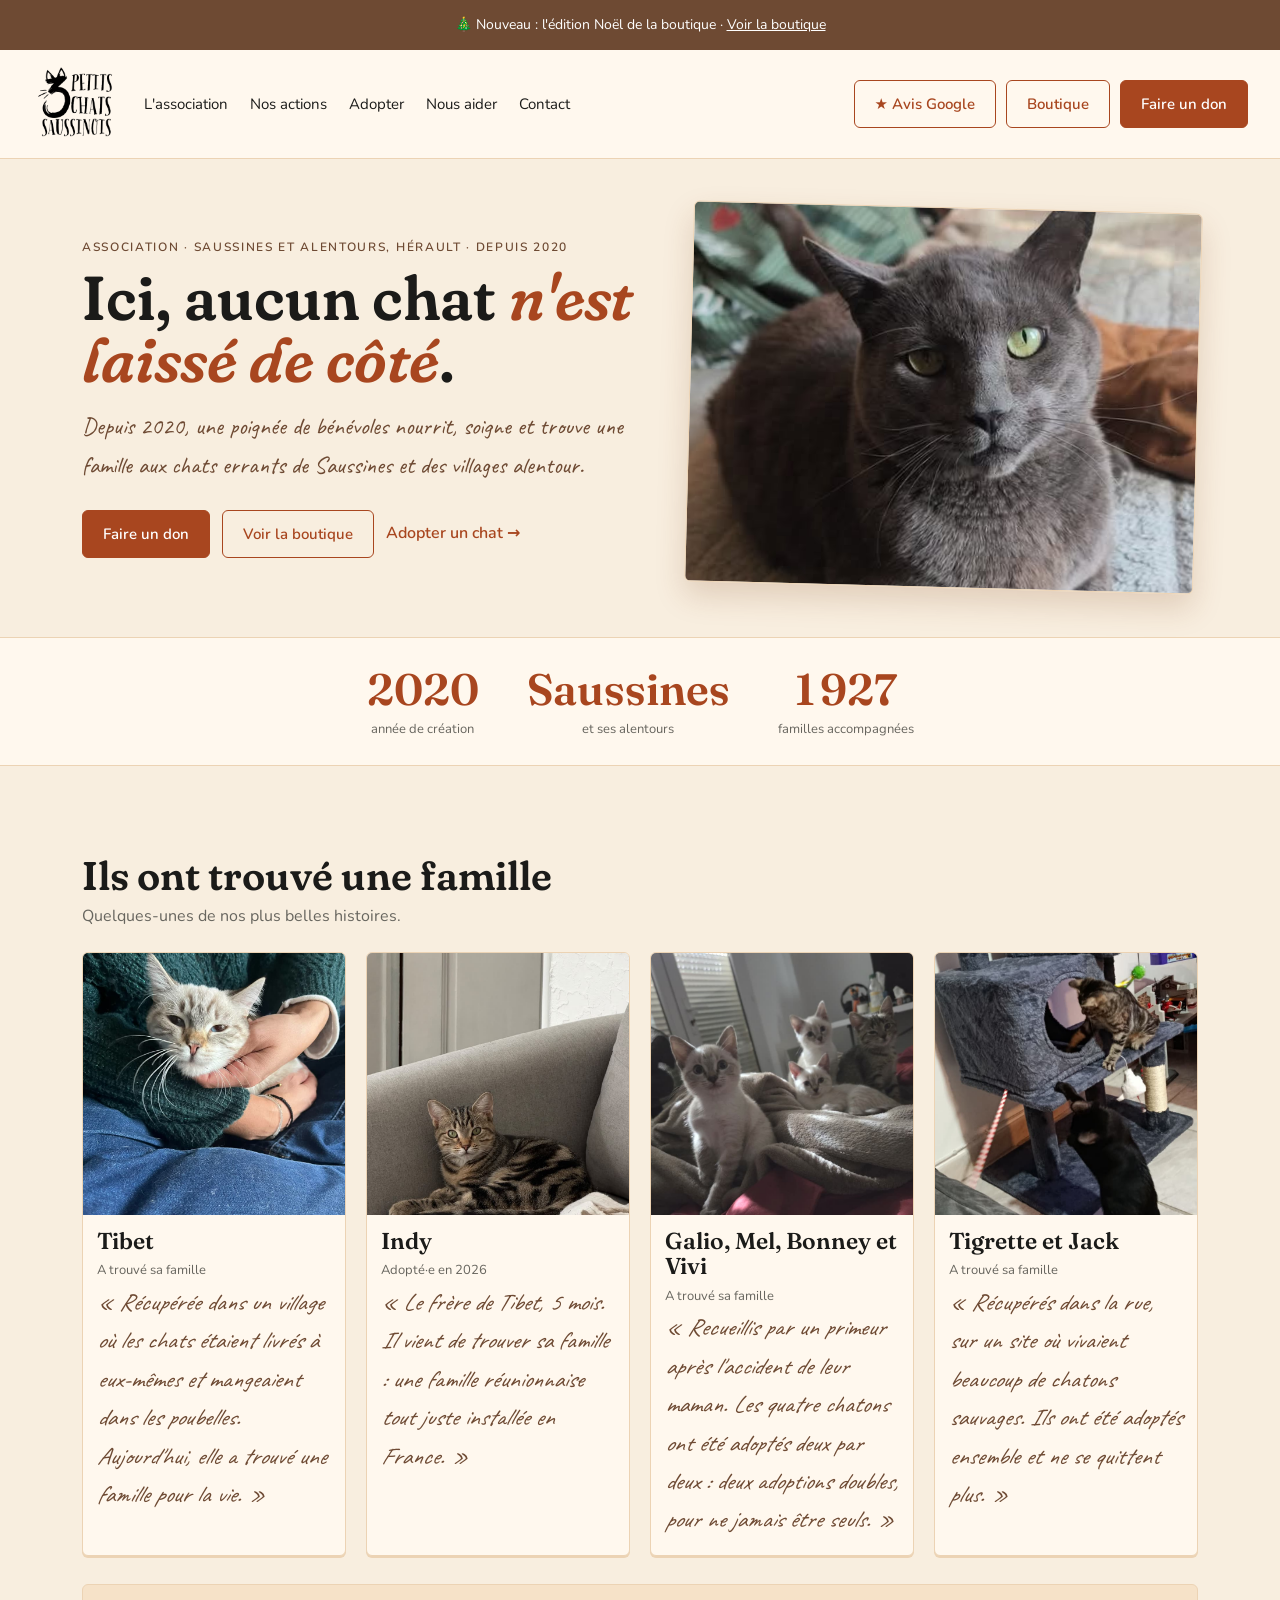
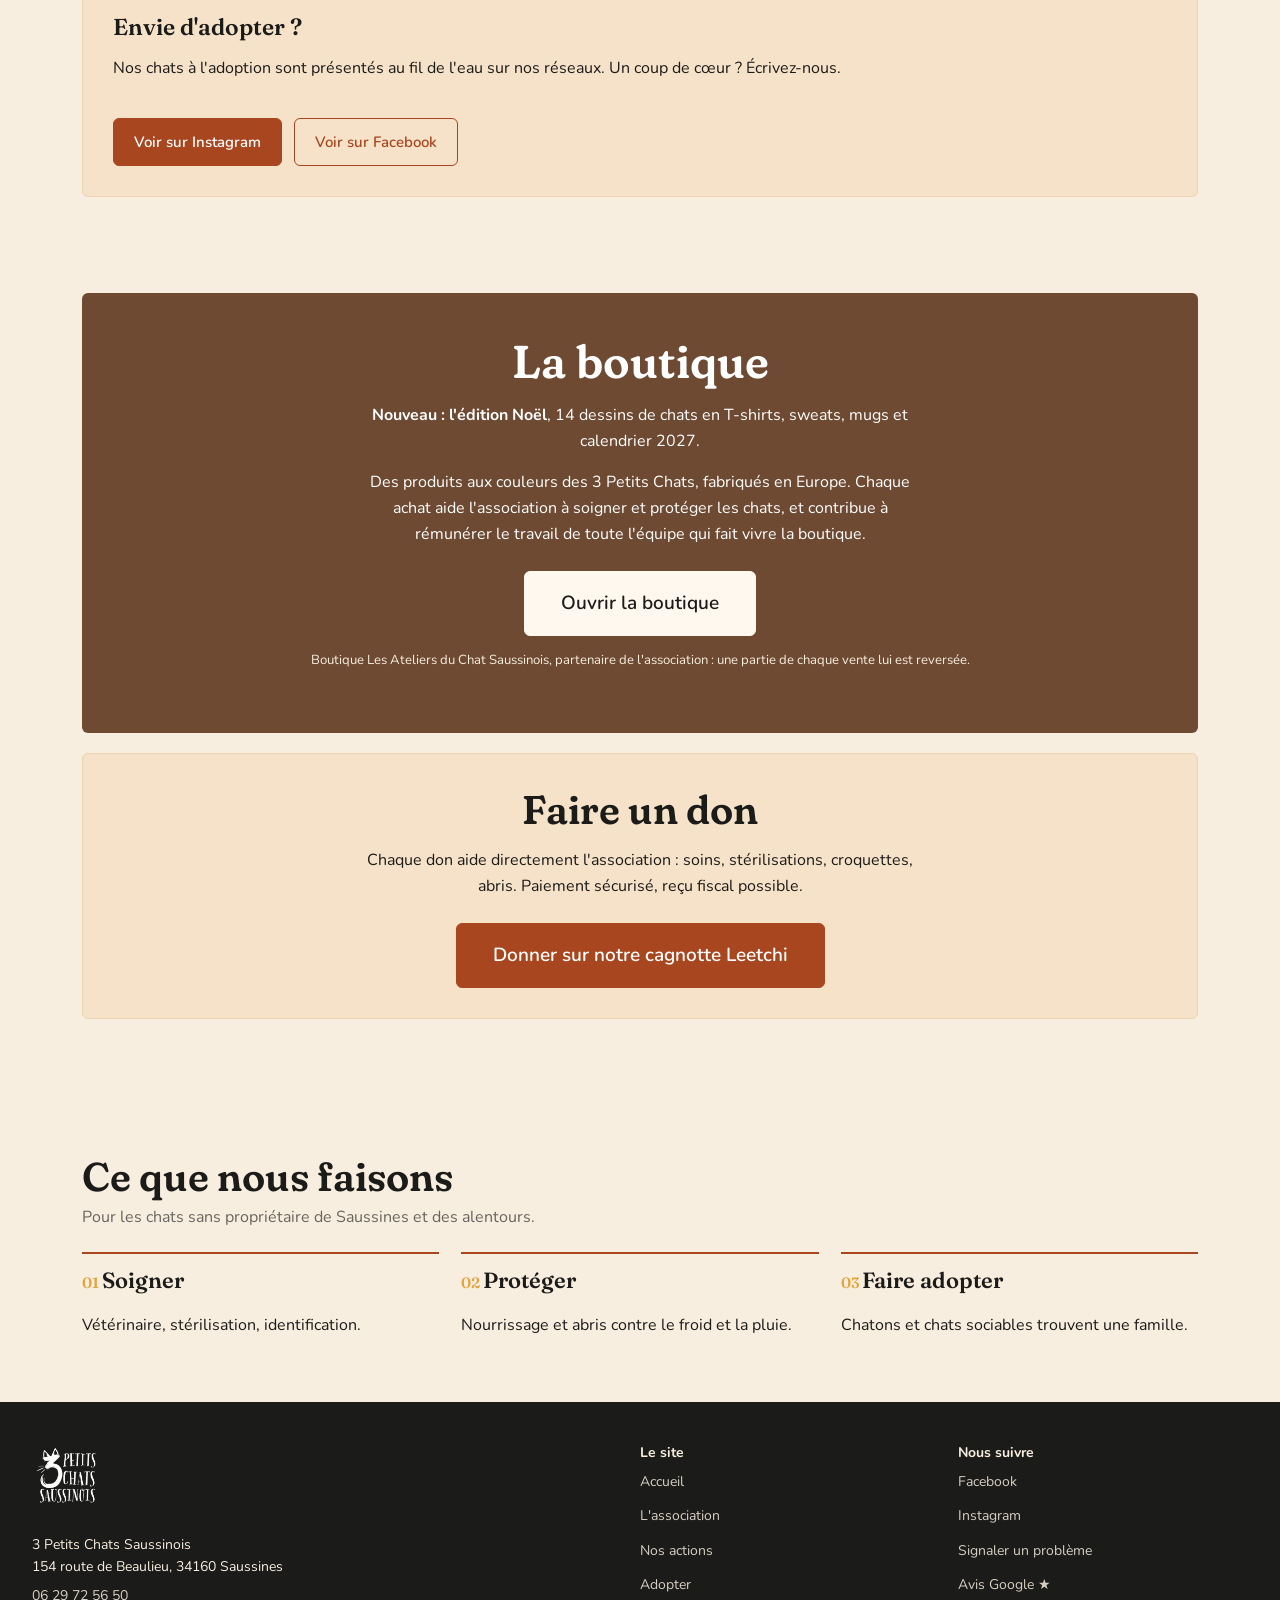
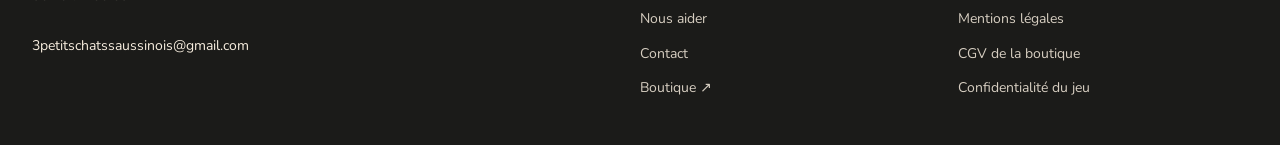
<file: index.html>
<!doctype html><html lang="fr" data-da="carnet"><head><meta charset="utf-8"><meta name="viewport" content="width=device-width,initial-scale=1">
<title>Accueil · 3 Petits Chats Saussinois</title>
<meta name="google-site-verification" content="Y56quIdwFpsA7bC1AuFQzg4RlZAfiGys4bVatMG07_Y">
<link rel="icon" href="favicon.ico" sizes="any"><link rel="icon" type="image/png" sizes="32x32" href="img/favicon-32.png"><link rel="apple-touch-icon" href="img/apple-touch-icon.png"><meta name="theme-color" content="#f8eedf">
<meta name="description" content="3 Petits Chats Saussinois, association de protection des chats errants à Saussines (Hérault) : soins, stérilisation, adoption, dons et boutique solidaire.">
<meta property="og:title" content="Accueil · 3 Petits Chats Saussinois"><meta property="og:description" content="3 Petits Chats Saussinois, association de protection des chats errants à Saussines (Hérault) : soins, stérilisation, adoption, dons et boutique solidaire."><meta property="og:image" content="https://3petitschatssaussinois.fr/img/chat-gris.jpg"><meta property="og:url" content="https://3petitschatssaussinois.fr/index.html"><link rel="canonical" href="https://3petitschatssaussinois.fr/index.html"><meta property="og:locale" content="fr_FR"><meta property="og:type" content="website">
<script type="application/ld+json">{"@context":"https://schema.org","@type":"NGO","name":"3 Petits Chats Saussinois","description":"Association de protection des chats errants : soins, stérilisation, adoption.","foundingDate":"2020","telephone":"+33629725650","email":"3petitschatssaussinois@gmail.com","address":{"@type":"PostalAddress","streetAddress":"154 route de Beaulieu","postalCode":"34160","addressLocality":"Saussines","addressRegion":"Hérault","addressCountry":"FR"},"url":"https://3petitschatssaussinois.fr","areaServed":"Saussines et alentours","sameAs":["https://www.facebook.com/p/3-petits-chats-saussinois-100070176721091/","https://www.instagram.com/3_petitschatssaussinois"]}</script>
<link rel="stylesheet" href="https://fonts.googleapis.com/css2?family=Fraunces:opsz,wght,SOFT@9..144,500..700,100&family=Caveat:wght@600&family=Nunito:wght@400;600;700&display=swap">
<link rel="stylesheet" href="style.css?v=1794853892"></head><body>
<div class="bandeau">🎄 Nouveau : l'édition Noël de la boutique · <a href="https://3-petits-chats-saussinois.printify.me?utm_source=site&utm_medium=bouton&utm_campaign=noel2026&utm_content=bandeau" data-goatcounter-click="bandeau-boutique-noel">Voir la boutique</a></div>
<header class="entete"><a href="index.html" class="logo"><img src="img/logo-officiel.jpg" alt="3 Petits Chats Saussinois"></a>
<input type="checkbox" id="menu" hidden><label for="menu" class="burger" aria-label="Menu">☰</label>
<nav><a href="association.html">L'association</a><a href="actions.html">Nos actions</a><a href="adopter.html">Adopter</a><a href="aider.html">Nous aider</a><a href="contact.html">Contact</a></nav>
<div class="actions"><a class="btn contour avis" href="https://g.page/r/CaQkEiXdGygYEBM/review" data-goatcounter-click="avis-google-entete" title="Laisser un avis Google">★ Avis Google</a><a class="btn contour" href="https://3-petits-chats-saussinois.printify.me?utm_source=site&utm_medium=bouton&utm_campaign=noel2026&utm_content=entete" data-goatcounter-click="boutique-entete">Boutique</a><a class="btn plein" href="aider.html" data-goatcounter-click="don-entete">Faire un don</a></div></header>
<main><section class="hero wrap"><div>
<p class="kicker">Association · Saussines et alentours, Hérault · depuis 2020</p>
<h1>Ici, aucun chat <em>n'est laissé de côté</em>.</h1>
<p class="lede">Depuis 2020, une poignée de bénévoles nourrit, soigne et trouve une famille aux chats errants de Saussines et des villages alentour.</p>
<div class="ctas"><a class="btn plein" href="aider.html" data-goatcounter-click="don-accueil">Faire un don</a><a class="btn contour" href="https://3-petits-chats-saussinois.printify.me?utm_source=site&utm_medium=bouton&utm_campaign=noel2026&utm_content=accueil" data-goatcounter-click="boutique-accueil">Voir la boutique</a><a class="lien" href="adopter.html" data-goatcounter-click="adopter-accueil">Adopter un chat →</a></div></div>
<img class="hero-img" src="img/chat-gris.jpg" alt="Chat gris de l association, allongé sur une couverture"></section>
<div class="chiffres"><div><b>2020</b><span>année de création</span></div><div><b>Saussines</b><span>et ses alentours</span></div><div><b id="compteur">—</b><span>familles accompagnées</span></div></div>
<section class="wrap"><h2>Ils ont trouvé une famille</h2><p class="sub">Quelques-unes de nos plus belles histoires.</p>
<div class="cartes" id="histoires-accueil"></div>
<div class="panel insta"><div><h3>Envie d'adopter ?</h3><p>Nos chats à l'adoption sont présentés au fil de l'eau sur nos réseaux. Un coup de cœur ? Écrivez-nous.</p></div>
<div class="ctas"><a class="btn plein" href="https://www.instagram.com/3_petitschatssaussinois" data-goatcounter-click="instagram-accueil">Voir sur Instagram</a><a class="btn contour" href="https://www.facebook.com/p/3-petits-chats-saussinois-100070176721091/" data-goatcounter-click="facebook-accueil">Voir sur Facebook</a></div></div></section>
<section class="wrap"><div class="pile">
  <div class="panel vert"><h2>La boutique</h2><p><b>Nouveau : l'édition Noël</b>, 14 dessins de chats en T-shirts, sweats, mugs et calendrier 2027.</p><p>Des produits aux couleurs des 3 Petits Chats, fabriqués en Europe. Chaque achat aide l'association à soigner et protéger les chats, et contribue à rémunérer le travail de toute l'équipe qui fait vivre la boutique.</p>
  <a class="btn clair" href="https://3-petits-chats-saussinois.printify.me?utm_source=site&utm_medium=bouton&utm_campaign=noel2026&utm_content=bloc-boutique" data-goatcounter-click="boutique-bloc">Ouvrir la boutique</a><small class="sub mention-boutique">Boutique Les Ateliers du Chat Saussinois, partenaire de l'association : une partie de chaque vente lui est reversée.</small></div>
  <div class="panel sable"><h2>Faire un don</h2><p>Chaque don aide directement l'association : soins, stérilisations, croquettes, abris. Paiement sécurisé, reçu fiscal possible.</p>
  <div class="ctas"><a class="btn plein" href="https://www.leetchi.com/fr/c/aidez-nous-a-trapper-sauver-soigner-hebergernourrir-des-animaux-1425225" data-goatcounter-click="don-leetchi-bloc">Donner sur notre cagnotte Leetchi</a></div></div></div></section>
<section class="wrap"><h2>Ce que nous faisons</h2><p class="sub">Pour les chats sans propriétaire de Saussines et des alentours.</p>
<div class="etapes"><div><b>Soigner</b><p>Vétérinaire, stérilisation, identification.</p></div><div><b>Protéger</b><p>Nourrissage et abris contre le froid et la pluie.</p></div><div><b>Faire adopter</b><p>Chatons et chats sociables trouvent une famille.</p></div></div></section></main>
<footer class="pied"><div><img src="img/logo-officiel.jpg" alt="" class="logo-pied"><p>3 Petits Chats Saussinois<br>154 route de Beaulieu, 34160 Saussines<br><a href="tel:+33629725650" data-goatcounter-click="appel-pied">06 29 72 56 50</a><br>3petitschatssaussinois@gmail.com</p></div>
<div><b>Le site</b><a href="index.html">Accueil</a><a href="association.html">L'association</a><a href="actions.html">Nos actions</a><a href="adopter.html">Adopter</a><a href="aider.html">Nous aider</a><a href="contact.html">Contact</a><a href="https://3-petits-chats-saussinois.printify.me?utm_source=site&utm_medium=bouton&utm_campaign=noel2026&utm_content=pied" class="ext" data-goatcounter-click="boutique-pied">Boutique ↗</a></div>
<div><b>Nous suivre</b><a href="https://www.facebook.com/p/3-petits-chats-saussinois-100070176721091/" data-goatcounter-click="facebook-pied">Facebook</a><a href="https://www.instagram.com/3_petitschatssaussinois" data-goatcounter-click="instagram-pied">Instagram</a><a href="contact.html#aide">Signaler un problème</a><a href="https://g.page/r/CaQkEiXdGygYEBM/review" data-goatcounter-click="avis-google-pied">Avis Google ★</a><a href="mentions.html">Mentions légales</a><a href="cgv/" data-goatcounter-click="cgv-pied">CGV de la boutique</a><a href="jeu-confidentialite.html">Confidentialité du jeu</a></div></footer>
<dialog id="fiche" aria-labelledby="fiche-titre"><button class="fermer" aria-label="Fermer">×</button><div id="fiche-corps"></div></dialog>
<script>window.LIENS={mail:"3petitschatssaussinois@gmail.com",boutique:"https://3-petits-chats-saussinois.printify.me",tel:"06 29 72 56 50",equipe:"contact3pcs.web@gmail.com",cle:"f61a0253-c6c8-4992-a5dc-e220fddeb63f"};</script><script src="script.js?v=1794853892"></script><script data-goatcounter="https://kro0gun.goatcounter.com/count" async src="https://gc.zgo.at/count.js"></script>
</body></html>
</file>
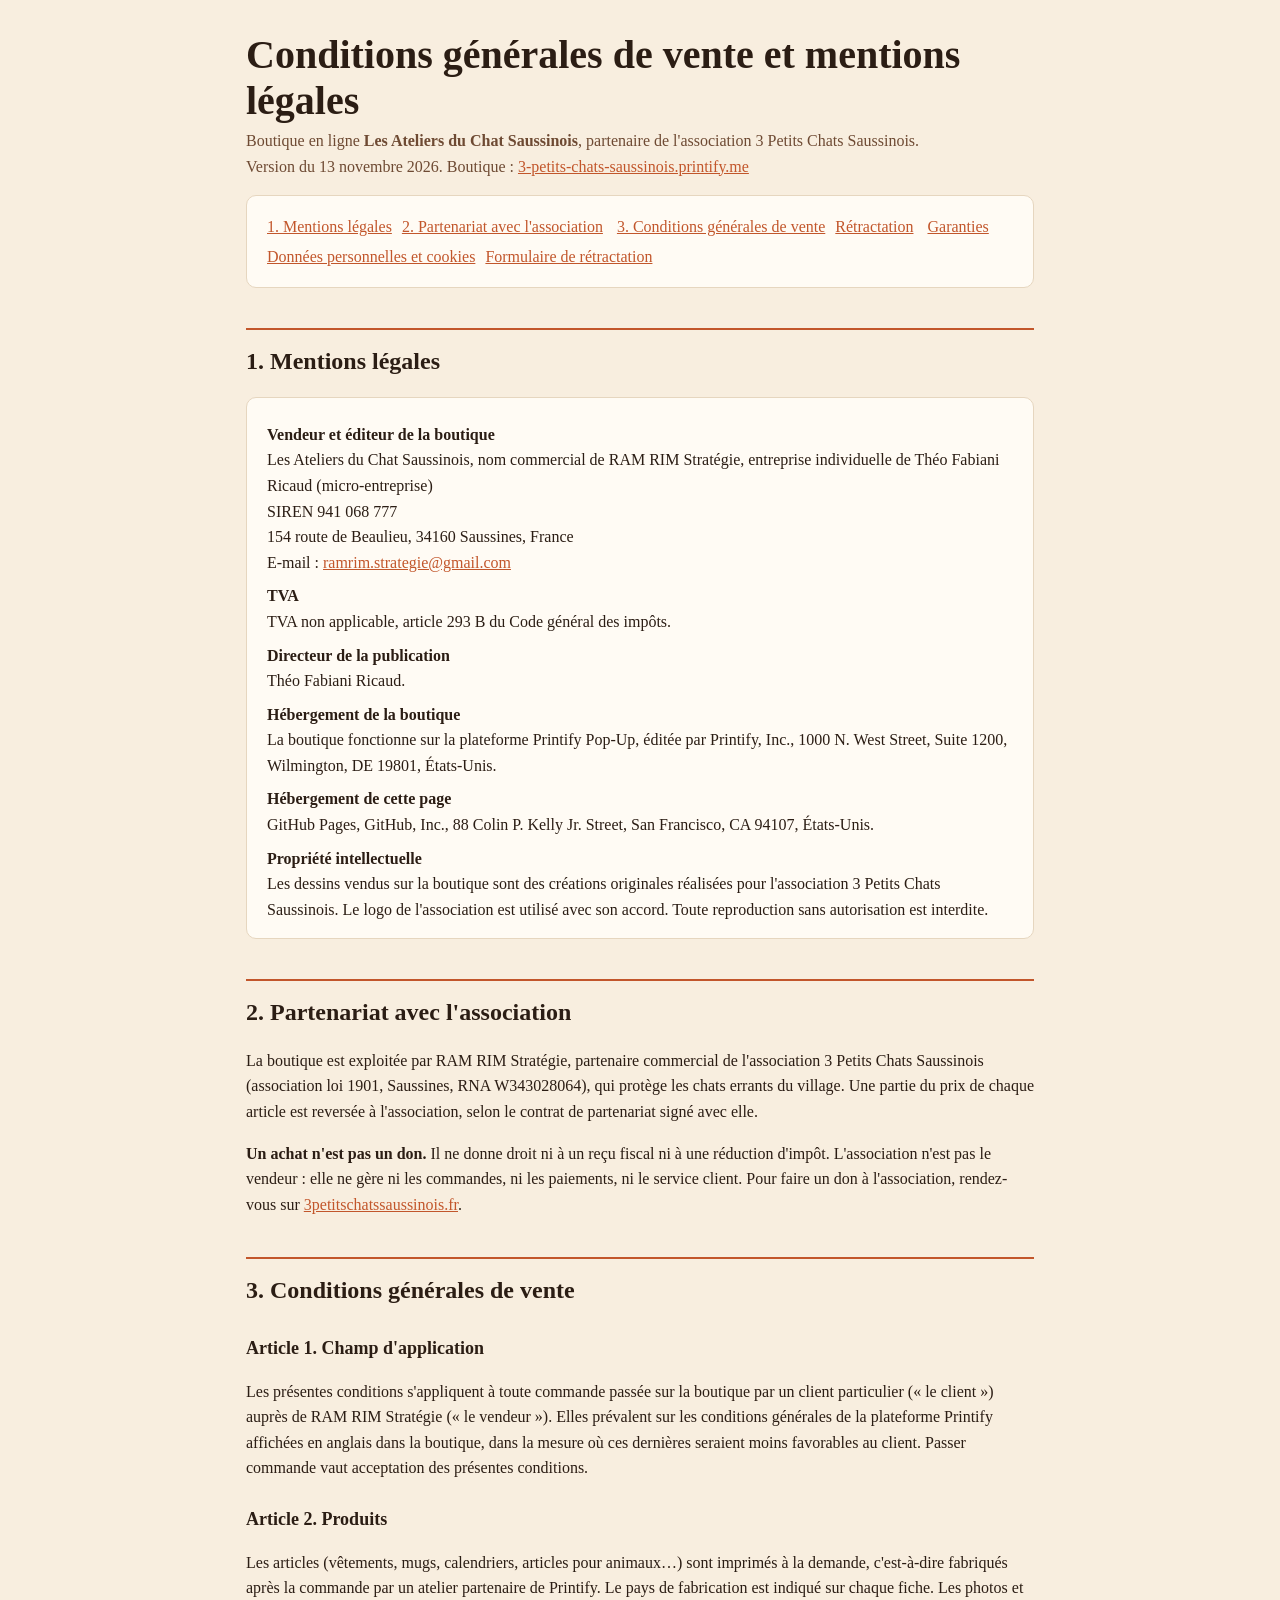
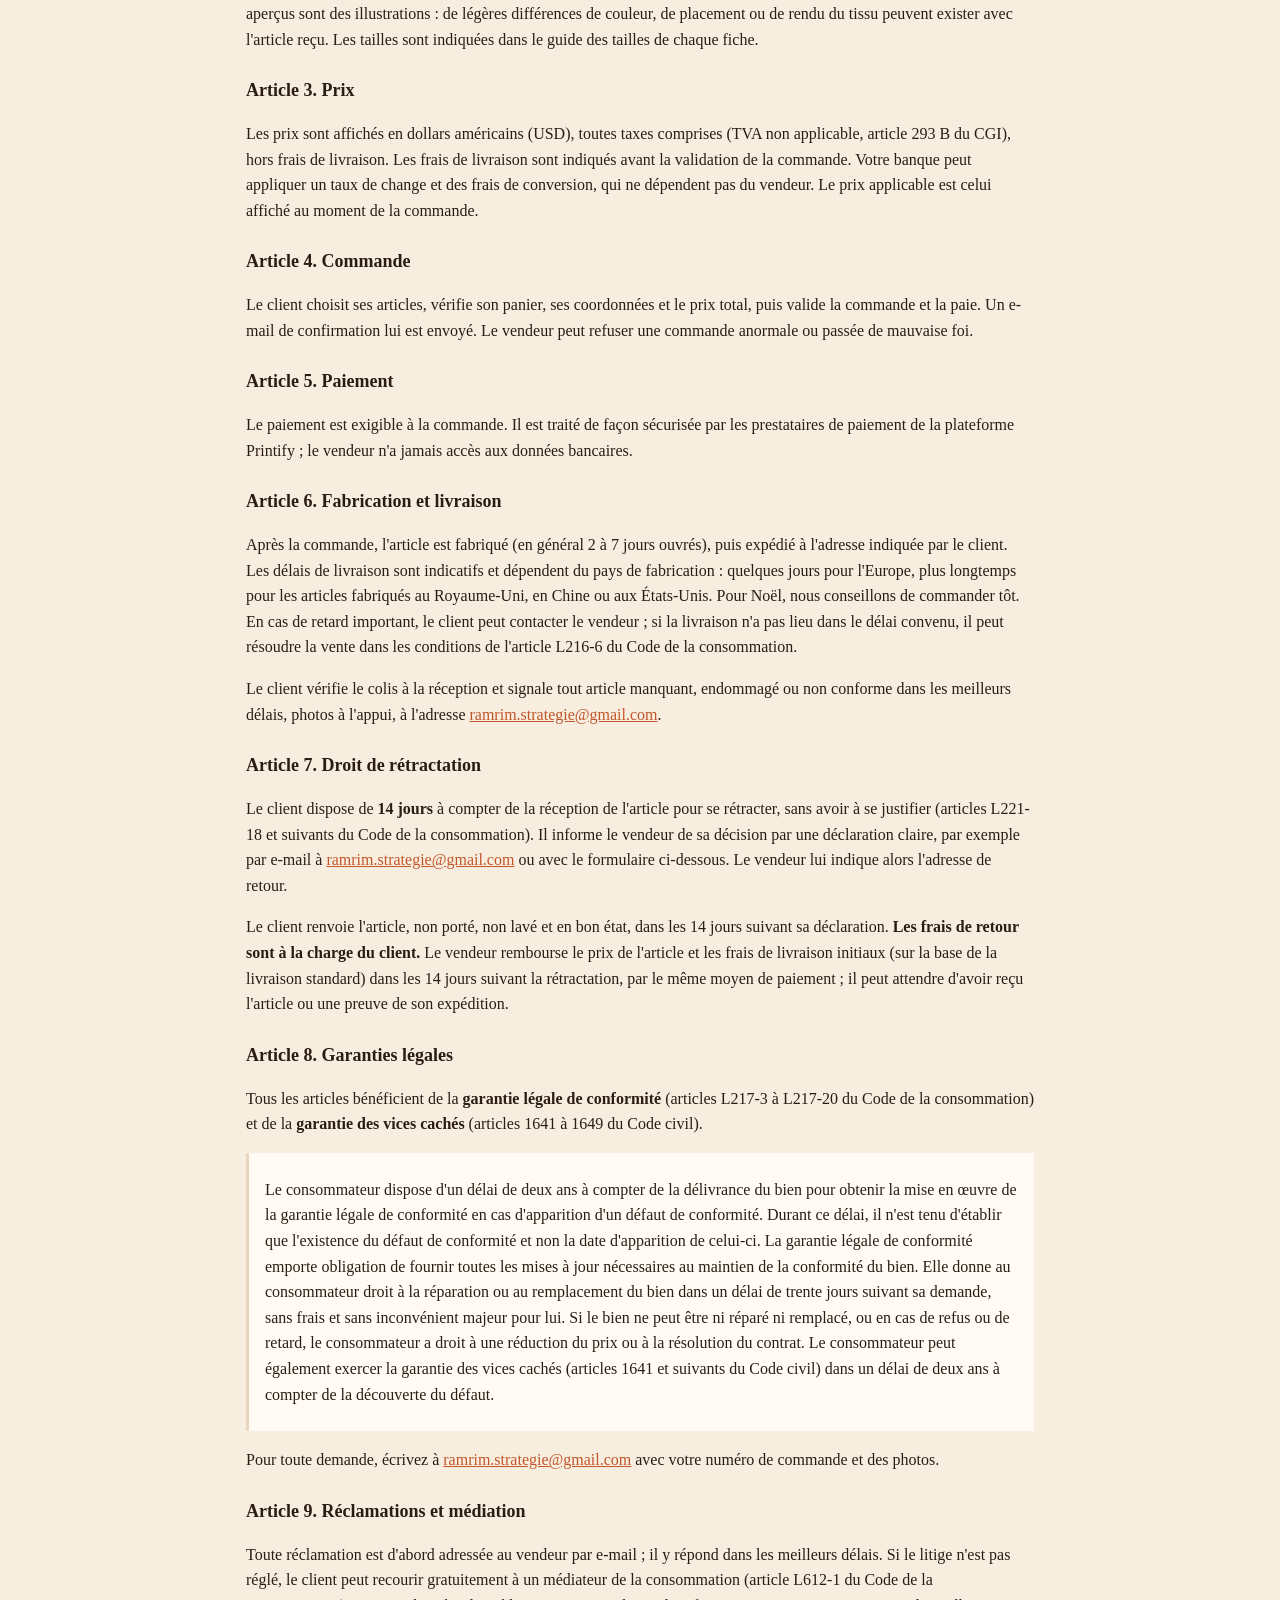
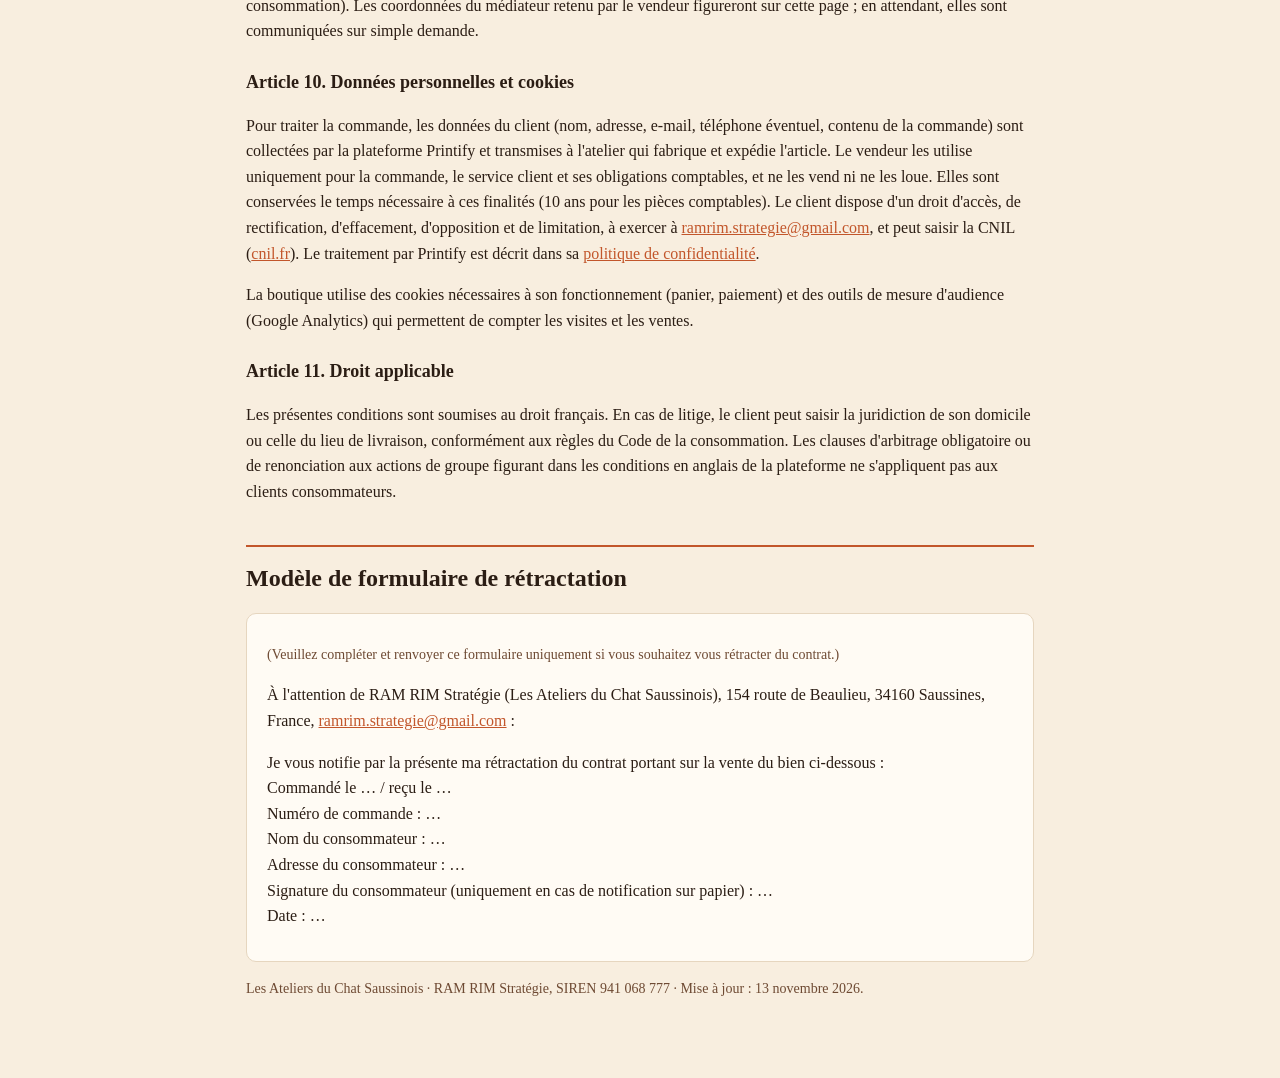
<file: cgv/index.html>
<!doctype html>
<html lang="fr">
<head>
<meta charset="utf-8">
<meta name="viewport" content="width=device-width, initial-scale=1">
<title>CGV et mentions légales · Les Ateliers du Chat Saussinois</title>
<meta name="description" content="Conditions générales de vente et mentions légales de la boutique en ligne Les Ateliers du Chat Saussinois, partenaire de l'association 3 Petits Chats Saussinois.">
<meta name="robots" content="index, follow">
<style>
:root { --fond: #F8EEDF; --carte: #FFFBF4; --texte: #2B1D14; --doux: #6E4A33; --accent: #C2562B; --trait: #E6D6BF; }
* { box-sizing: border-box; }
body { margin: 0; background: var(--fond); color: var(--texte); font: 16px/1.6 Georgia, "Times New Roman", serif; }
main { max-width: 820px; margin: 0 auto; padding: 32px 16px 64px; }
header p { color: var(--doux); margin: 4px 0 0; }
h1 { font-size: clamp(28px, 5vw, 40px); line-height: 1.15; margin: 0; }
h2 { font-size: 24px; margin: 40px 0 8px; padding-top: 12px; border-top: 2px solid var(--accent); }
h3 { font-size: 18px; margin: 24px 0 4px; }
a { color: var(--accent); }
.carte { background: var(--carte); border: 1px solid var(--trait); border-radius: 10px; padding: 16px 20px; margin: 16px 0; }
.sommaire a { display: inline-block; margin: 2px 10px 2px 0; }
dl { margin: 0; } dt { font-weight: bold; margin-top: 8px; } dd { margin: 0; }
.petit { font-size: 14px; color: var(--doux); }
blockquote { margin: 8px 0; padding: 8px 16px; border-left: 3px solid var(--trait); background: var(--carte); }
</style>
</head>
<body>
<main>
<header>
  <h1>Conditions générales de vente et mentions légales</h1>
  <p>Boutique en ligne <strong>Les Ateliers du Chat Saussinois</strong>, partenaire de l'association 3 Petits Chats Saussinois.<br>
  Version du 13 novembre 2026. Boutique : <a href="https://3-petits-chats-saussinois.printify.me">3-petits-chats-saussinois.printify.me</a></p>
</header>

<div class="carte sommaire">
  <a href="#mentions">1. Mentions légales</a><a href="#partenariat">2. Partenariat avec l'association</a>
  <a href="#cgv">3. Conditions générales de vente</a><a href="#retractation">Rétractation</a>
  <a href="#garanties">Garanties</a><a href="#donnees">Données personnelles et cookies</a><a href="#formulaire">Formulaire de rétractation</a>
</div>

<h2 id="mentions">1. Mentions légales</h2>
<div class="carte"><dl>
  <dt>Vendeur et éditeur de la boutique</dt>
  <dd>Les Ateliers du Chat Saussinois, nom commercial de RAM RIM Stratégie, entreprise individuelle de Théo Fabiani Ricaud (micro-entreprise)<br>
  SIREN 941 068 777<br>154 route de Beaulieu, 34160 Saussines, France<br>
  E-mail : <a href="mailto:ramrim.strategie@gmail.com">ramrim.strategie@gmail.com</a></dd>
  <dt>TVA</dt><dd>TVA non applicable, article 293 B du Code général des impôts.</dd>
  <dt>Directeur de la publication</dt><dd>Théo Fabiani Ricaud.</dd>
  <dt>Hébergement de la boutique</dt>
  <dd>La boutique fonctionne sur la plateforme Printify Pop-Up, éditée par Printify, Inc., 1000 N. West Street, Suite 1200, Wilmington, DE 19801, États-Unis.</dd>
  <dt>Hébergement de cette page</dt><dd>GitHub Pages, GitHub, Inc., 88 Colin P. Kelly Jr. Street, San Francisco, CA 94107, États-Unis.</dd>
  <dt>Propriété intellectuelle</dt>
  <dd>Les dessins vendus sur la boutique sont des créations originales réalisées pour l'association 3 Petits Chats Saussinois. Le logo de l'association est utilisé avec son accord. Toute reproduction sans autorisation est interdite.</dd>
</dl></div>

<h2 id="partenariat">2. Partenariat avec l'association</h2>
<p>La boutique est exploitée par RAM RIM Stratégie, partenaire commercial de l'association 3 Petits Chats Saussinois (association loi 1901, Saussines, RNA W343028064), qui protège les chats errants du village. Une partie du prix de chaque article est reversée à l'association, selon le contrat de partenariat signé avec elle.</p>
<p><strong>Un achat n'est pas un don.</strong> Il ne donne droit ni à un reçu fiscal ni à une réduction d'impôt. L'association n'est pas le vendeur : elle ne gère ni les commandes, ni les paiements, ni le service client. Pour faire un don à l'association, rendez-vous sur <a href="https://3petitschatssaussinois.fr">3petitschatssaussinois.fr</a>.</p>

<h2 id="cgv">3. Conditions générales de vente</h2>

<h3>Article 1. Champ d'application</h3>
<p>Les présentes conditions s'appliquent à toute commande passée sur la boutique par un client particulier (« le client ») auprès de RAM RIM Stratégie (« le vendeur »). Elles prévalent sur les conditions générales de la plateforme Printify affichées en anglais dans la boutique, dans la mesure où ces dernières seraient moins favorables au client. Passer commande vaut acceptation des présentes conditions.</p>

<h3>Article 2. Produits</h3>
<p>Les articles (vêtements, mugs, calendriers, articles pour animaux…) sont imprimés à la demande, c'est-à-dire fabriqués après la commande par un atelier partenaire de Printify. Le pays de fabrication est indiqué sur chaque fiche. Les photos et aperçus sont des illustrations : de légères différences de couleur, de placement ou de rendu du tissu peuvent exister avec l'article reçu. Les tailles sont indiquées dans le guide des tailles de chaque fiche.</p>

<h3>Article 3. Prix</h3>
<p>Les prix sont affichés en dollars américains (USD), toutes taxes comprises (TVA non applicable, article 293 B du CGI), hors frais de livraison. Les frais de livraison sont indiqués avant la validation de la commande. Votre banque peut appliquer un taux de change et des frais de conversion, qui ne dépendent pas du vendeur. Le prix applicable est celui affiché au moment de la commande.</p>

<h3>Article 4. Commande</h3>
<p>Le client choisit ses articles, vérifie son panier, ses coordonnées et le prix total, puis valide la commande et la paie. Un e-mail de confirmation lui est envoyé. Le vendeur peut refuser une commande anormale ou passée de mauvaise foi.</p>

<h3>Article 5. Paiement</h3>
<p>Le paiement est exigible à la commande. Il est traité de façon sécurisée par les prestataires de paiement de la plateforme Printify ; le vendeur n'a jamais accès aux données bancaires.</p>

<h3>Article 6. Fabrication et livraison</h3>
<p>Après la commande, l'article est fabriqué (en général 2 à 7 jours ouvrés), puis expédié à l'adresse indiquée par le client. Les délais de livraison sont indicatifs et dépendent du pays de fabrication : quelques jours pour l'Europe, plus longtemps pour les articles fabriqués au Royaume-Uni, en Chine ou aux États-Unis. Pour Noël, nous conseillons de commander tôt. En cas de retard important, le client peut contacter le vendeur ; si la livraison n'a pas lieu dans le délai convenu, il peut résoudre la vente dans les conditions de l'article L216-6 du Code de la consommation.</p>
<p>Le client vérifie le colis à la réception et signale tout article manquant, endommagé ou non conforme dans les meilleurs délais, photos à l'appui, à l'adresse <a href="mailto:ramrim.strategie@gmail.com">ramrim.strategie@gmail.com</a>.</p>

<h3 id="retractation">Article 7. Droit de rétractation</h3>
<p>Le client dispose de <strong>14 jours</strong> à compter de la réception de l'article pour se rétracter, sans avoir à se justifier (articles L221-18 et suivants du Code de la consommation). Il informe le vendeur de sa décision par une déclaration claire, par exemple par e-mail à <a href="mailto:ramrim.strategie@gmail.com">ramrim.strategie@gmail.com</a> ou avec le formulaire ci-dessous. Le vendeur lui indique alors l'adresse de retour.</p>
<p>Le client renvoie l'article, non porté, non lavé et en bon état, dans les 14 jours suivant sa déclaration. <strong>Les frais de retour sont à la charge du client.</strong> Le vendeur rembourse le prix de l'article et les frais de livraison initiaux (sur la base de la livraison standard) dans les 14 jours suivant la rétractation, par le même moyen de paiement ; il peut attendre d'avoir reçu l'article ou une preuve de son expédition.</p>

<h3 id="garanties">Article 8. Garanties légales</h3>
<p>Tous les articles bénéficient de la <strong>garantie légale de conformité</strong> (articles L217-3 à L217-20 du Code de la consommation) et de la <strong>garantie des vices cachés</strong> (articles 1641 à 1649 du Code civil).</p>
<blockquote>
<p>Le consommateur dispose d'un délai de deux ans à compter de la délivrance du bien pour obtenir la mise en œuvre de la garantie légale de conformité en cas d'apparition d'un défaut de conformité. Durant ce délai, il n'est tenu d'établir que l'existence du défaut de conformité et non la date d'apparition de celui-ci. La garantie légale de conformité emporte obligation de fournir toutes les mises à jour nécessaires au maintien de la conformité du bien. Elle donne au consommateur droit à la réparation ou au remplacement du bien dans un délai de trente jours suivant sa demande, sans frais et sans inconvénient majeur pour lui. Si le bien ne peut être ni réparé ni remplacé, ou en cas de refus ou de retard, le consommateur a droit à une réduction du prix ou à la résolution du contrat. Le consommateur peut également exercer la garantie des vices cachés (articles 1641 et suivants du Code civil) dans un délai de deux ans à compter de la découverte du défaut.</p>
</blockquote>
<p>Pour toute demande, écrivez à <a href="mailto:ramrim.strategie@gmail.com">ramrim.strategie@gmail.com</a> avec votre numéro de commande et des photos.</p>

<h3>Article 9. Réclamations et médiation</h3>
<p>Toute réclamation est d'abord adressée au vendeur par e-mail ; il y répond dans les meilleurs délais. Si le litige n'est pas réglé, le client peut recourir gratuitement à un médiateur de la consommation (article L612-1 du Code de la consommation). Les coordonnées du médiateur retenu par le vendeur figureront sur cette page ; en attendant, elles sont communiquées sur simple demande.</p>

<h3 id="donnees">Article 10. Données personnelles et cookies</h3>
<p>Pour traiter la commande, les données du client (nom, adresse, e-mail, téléphone éventuel, contenu de la commande) sont collectées par la plateforme Printify et transmises à l'atelier qui fabrique et expédie l'article. Le vendeur les utilise uniquement pour la commande, le service client et ses obligations comptables, et ne les vend ni ne les loue. Elles sont conservées le temps nécessaire à ces finalités (10 ans pour les pièces comptables). Le client dispose d'un droit d'accès, de rectification, d'effacement, d'opposition et de limitation, à exercer à <a href="mailto:ramrim.strategie@gmail.com">ramrim.strategie@gmail.com</a>, et peut saisir la CNIL (<a href="https://www.cnil.fr">cnil.fr</a>). Le traitement par Printify est décrit dans sa <a href="https://printify.com/privacy-policy/">politique de confidentialité</a>.</p>
<p>La boutique utilise des cookies nécessaires à son fonctionnement (panier, paiement) et des outils de mesure d'audience (Google Analytics) qui permettent de compter les visites et les ventes.</p>

<h3>Article 11. Droit applicable</h3>
<p>Les présentes conditions sont soumises au droit français. En cas de litige, le client peut saisir la juridiction de son domicile ou celle du lieu de livraison, conformément aux règles du Code de la consommation. Les clauses d'arbitrage obligatoire ou de renonciation aux actions de groupe figurant dans les conditions en anglais de la plateforme ne s'appliquent pas aux clients consommateurs.</p>

<h2 id="formulaire">Modèle de formulaire de rétractation</h2>
<div class="carte">
<p class="petit">(Veuillez compléter et renvoyer ce formulaire uniquement si vous souhaitez vous rétracter du contrat.)</p>
<p>À l'attention de RAM RIM Stratégie (Les Ateliers du Chat Saussinois), 154 route de Beaulieu, 34160 Saussines, France, <a href="mailto:ramrim.strategie@gmail.com">ramrim.strategie@gmail.com</a> :</p>
<p>Je vous notifie par la présente ma rétractation du contrat portant sur la vente du bien ci-dessous :<br>
Commandé le … / reçu le …<br>Numéro de commande : …<br>Nom du consommateur : …<br>Adresse du consommateur : …<br>
Signature du consommateur (uniquement en cas de notification sur papier) : …<br>Date : …</p>
</div>

<p class="petit">Les Ateliers du Chat Saussinois · RAM RIM Stratégie, SIREN 941 068 777 · Mise à jour : 13 novembre 2026.</p>
</main>
</body>
</html>
</file>
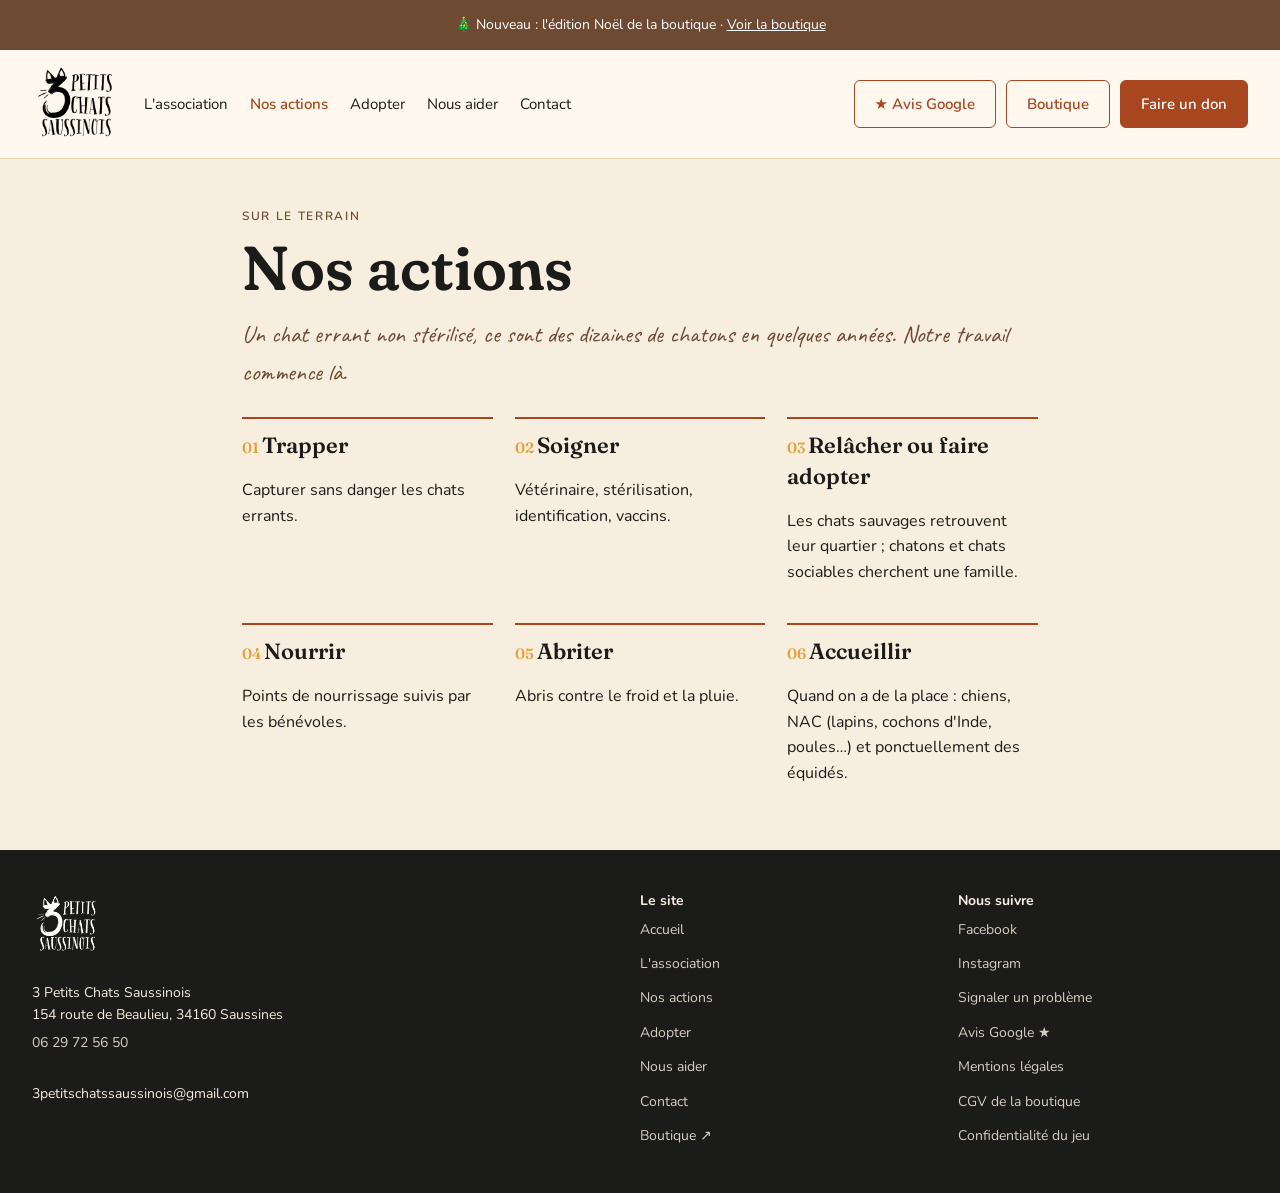
<file: actions.html>
<!doctype html><html lang="fr" data-da="carnet"><head><meta charset="utf-8"><meta name="viewport" content="width=device-width,initial-scale=1">
<title>Nos actions · 3 Petits Chats Saussinois</title>
<meta name="google-site-verification" content="Y56quIdwFpsA7bC1AuFQzg4RlZAfiGys4bVatMG07_Y">
<link rel="icon" href="favicon.ico" sizes="any"><link rel="icon" type="image/png" sizes="32x32" href="img/favicon-32.png"><link rel="apple-touch-icon" href="img/apple-touch-icon.png"><meta name="theme-color" content="#f8eedf">
<meta name="description" content="Nos actions pour les chats errants de Saussines et alentours : nourrissage, soins vétérinaires, stérilisation, identification et abris.">
<meta property="og:title" content="Nos actions · 3 Petits Chats Saussinois"><meta property="og:description" content="Nos actions pour les chats errants de Saussines et alentours : nourrissage, soins vétérinaires, stérilisation, identification et abris."><meta property="og:image" content="https://3petitschatssaussinois.fr/img/chat-gris.jpg"><meta property="og:url" content="https://3petitschatssaussinois.fr/actions.html"><link rel="canonical" href="https://3petitschatssaussinois.fr/actions.html"><meta property="og:locale" content="fr_FR"><meta property="og:type" content="website">
<script type="application/ld+json">{"@context":"https://schema.org","@type":"NGO","name":"3 Petits Chats Saussinois","description":"Association de protection des chats errants : soins, stérilisation, adoption.","foundingDate":"2020","telephone":"+33629725650","email":"3petitschatssaussinois@gmail.com","address":{"@type":"PostalAddress","streetAddress":"154 route de Beaulieu","postalCode":"34160","addressLocality":"Saussines","addressRegion":"Hérault","addressCountry":"FR"},"url":"https://3petitschatssaussinois.fr","areaServed":"Saussines et alentours","sameAs":["https://www.facebook.com/p/3-petits-chats-saussinois-100070176721091/","https://www.instagram.com/3_petitschatssaussinois"]}</script>
<link rel="stylesheet" href="https://fonts.googleapis.com/css2?family=Fraunces:opsz,wght,SOFT@9..144,500..700,100&family=Caveat:wght@600&family=Nunito:wght@400;600;700&display=swap">
<link rel="stylesheet" href="style.css?v=1794853892"></head><body>
<div class="bandeau">🎄 Nouveau : l'édition Noël de la boutique · <a href="https://3-petits-chats-saussinois.printify.me?utm_source=site&utm_medium=bouton&utm_campaign=noel2026&utm_content=bandeau" data-goatcounter-click="bandeau-boutique-noel">Voir la boutique</a></div>
<header class="entete"><a href="index.html" class="logo"><img src="img/logo-officiel.jpg" alt="3 Petits Chats Saussinois"></a>
<input type="checkbox" id="menu" hidden><label for="menu" class="burger" aria-label="Menu">☰</label>
<nav><a href="association.html">L'association</a><a href="actions.html" aria-current="page">Nos actions</a><a href="adopter.html">Adopter</a><a href="aider.html">Nous aider</a><a href="contact.html">Contact</a></nav>
<div class="actions"><a class="btn contour avis" href="https://g.page/r/CaQkEiXdGygYEBM/review" data-goatcounter-click="avis-google-entete" title="Laisser un avis Google">★ Avis Google</a><a class="btn contour" href="https://3-petits-chats-saussinois.printify.me?utm_source=site&utm_medium=bouton&utm_campaign=noel2026&utm_content=entete" data-goatcounter-click="boutique-entete">Boutique</a><a class="btn plein" href="aider.html" data-goatcounter-click="don-entete">Faire un don</a></div></header>
<main><section class="wrap etroit"><p class="kicker">Sur le terrain</p><h1>Nos actions</h1>
<p class="lede">Un chat errant non stérilisé, ce sont des dizaines de chatons en quelques années. Notre travail commence là.</p>
<div class="etapes"><div><b>Trapper</b><p>Capturer sans danger les chats errants.</p></div><div><b>Soigner</b><p>Vétérinaire, stérilisation, identification, vaccins.</p></div><div><b>Relâcher ou faire adopter</b><p>Les chats sauvages retrouvent leur quartier ; chatons et chats sociables cherchent une famille.</p></div><div><b>Nourrir</b><p>Points de nourrissage suivis par les bénévoles.</p></div><div><b>Abriter</b><p>Abris contre le froid et la pluie.</p></div><div><b>Accueillir</b><p>Quand on a de la place : chiens, NAC (lapins, cochons d'Inde, poules…) et ponctuellement des équidés.</p></div></div>
</section></main>
<footer class="pied"><div><img src="img/logo-officiel.jpg" alt="" class="logo-pied"><p>3 Petits Chats Saussinois<br>154 route de Beaulieu, 34160 Saussines<br><a href="tel:+33629725650" data-goatcounter-click="appel-pied">06 29 72 56 50</a><br>3petitschatssaussinois@gmail.com</p></div>
<div><b>Le site</b><a href="index.html">Accueil</a><a href="association.html">L'association</a><a href="actions.html">Nos actions</a><a href="adopter.html">Adopter</a><a href="aider.html">Nous aider</a><a href="contact.html">Contact</a><a href="https://3-petits-chats-saussinois.printify.me?utm_source=site&utm_medium=bouton&utm_campaign=noel2026&utm_content=pied" class="ext" data-goatcounter-click="boutique-pied">Boutique ↗</a></div>
<div><b>Nous suivre</b><a href="https://www.facebook.com/p/3-petits-chats-saussinois-100070176721091/" data-goatcounter-click="facebook-pied">Facebook</a><a href="https://www.instagram.com/3_petitschatssaussinois" data-goatcounter-click="instagram-pied">Instagram</a><a href="contact.html#aide">Signaler un problème</a><a href="https://g.page/r/CaQkEiXdGygYEBM/review" data-goatcounter-click="avis-google-pied">Avis Google ★</a><a href="mentions.html">Mentions légales</a><a href="cgv/" data-goatcounter-click="cgv-pied">CGV de la boutique</a><a href="jeu-confidentialite.html">Confidentialité du jeu</a></div></footer>
<dialog id="fiche" aria-labelledby="fiche-titre"><button class="fermer" aria-label="Fermer">×</button><div id="fiche-corps"></div></dialog>
<script>window.LIENS={mail:"3petitschatssaussinois@gmail.com",boutique:"https://3-petits-chats-saussinois.printify.me",tel:"06 29 72 56 50",equipe:"contact3pcs.web@gmail.com",cle:"f61a0253-c6c8-4992-a5dc-e220fddeb63f"};</script><script src="script.js?v=1794853892"></script><script data-goatcounter="https://kro0gun.goatcounter.com/count" async src="https://gc.zgo.at/count.js"></script>
</body></html>
</file>
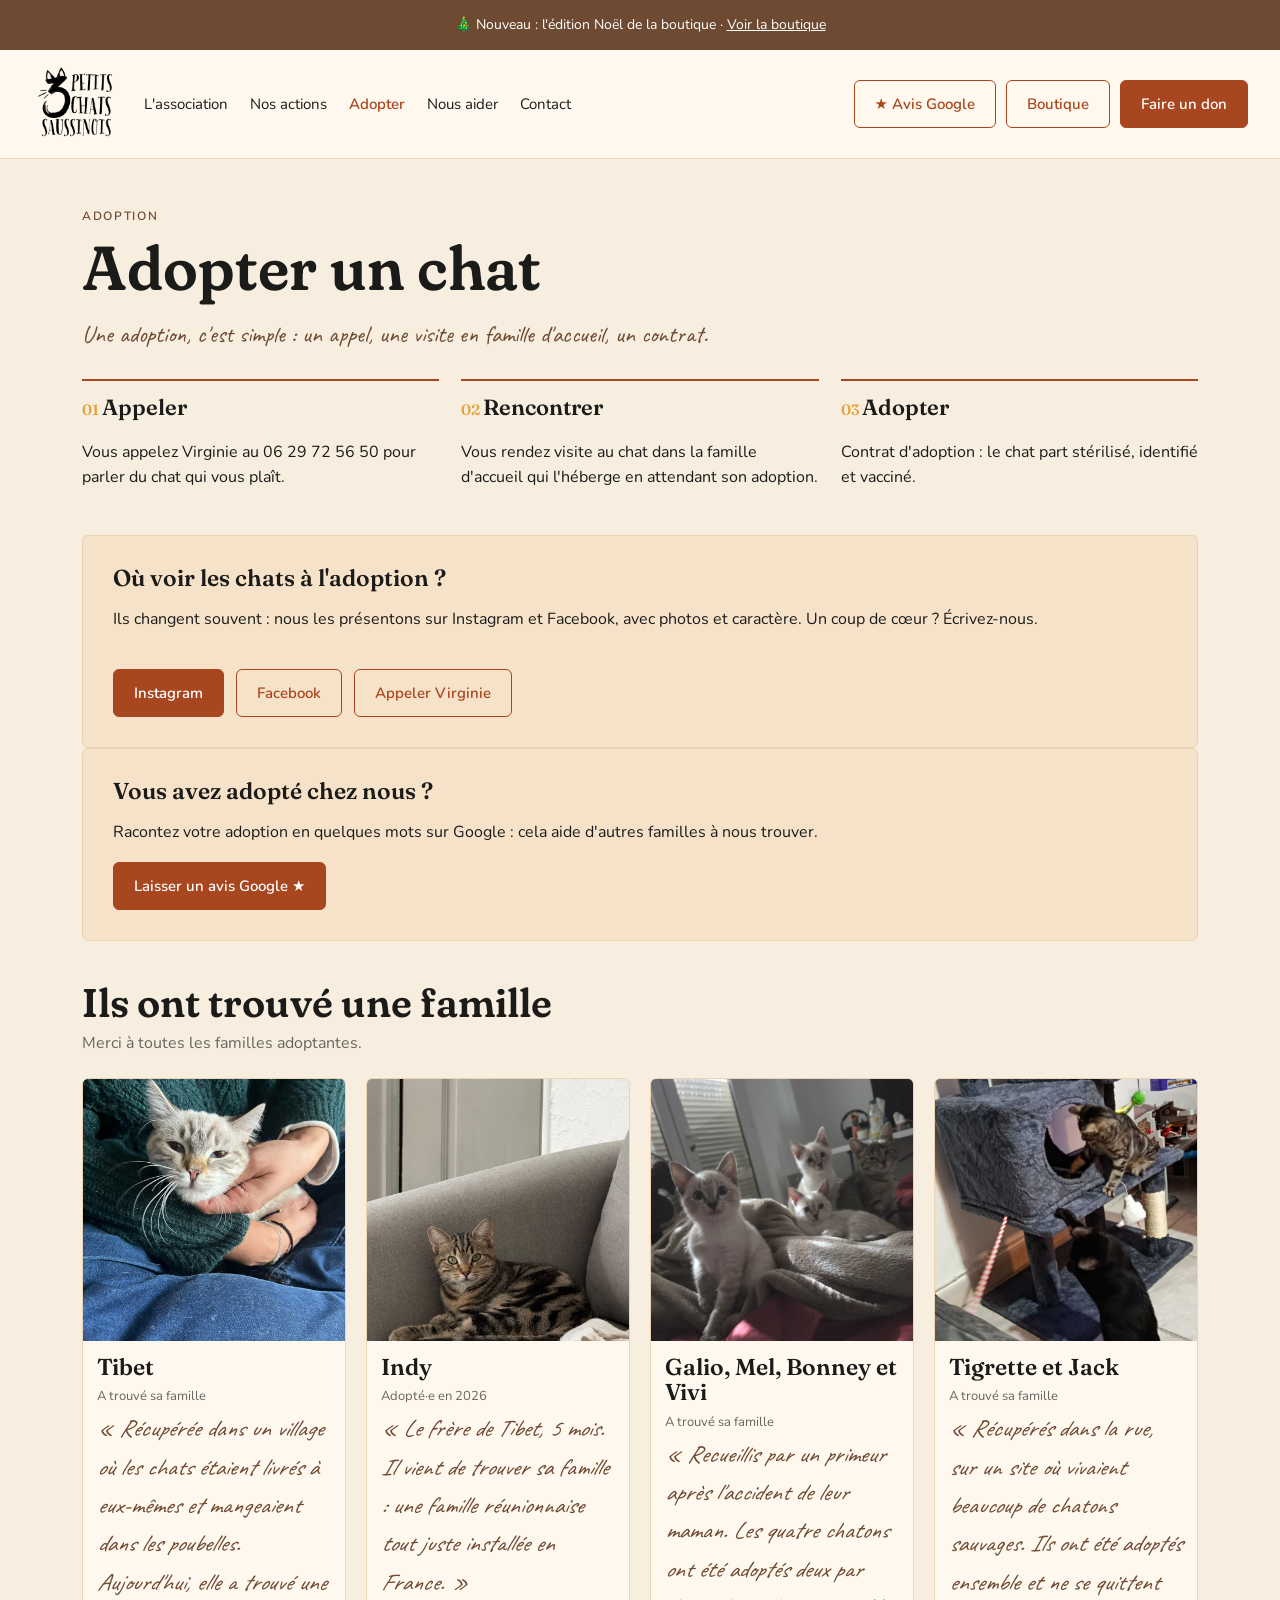
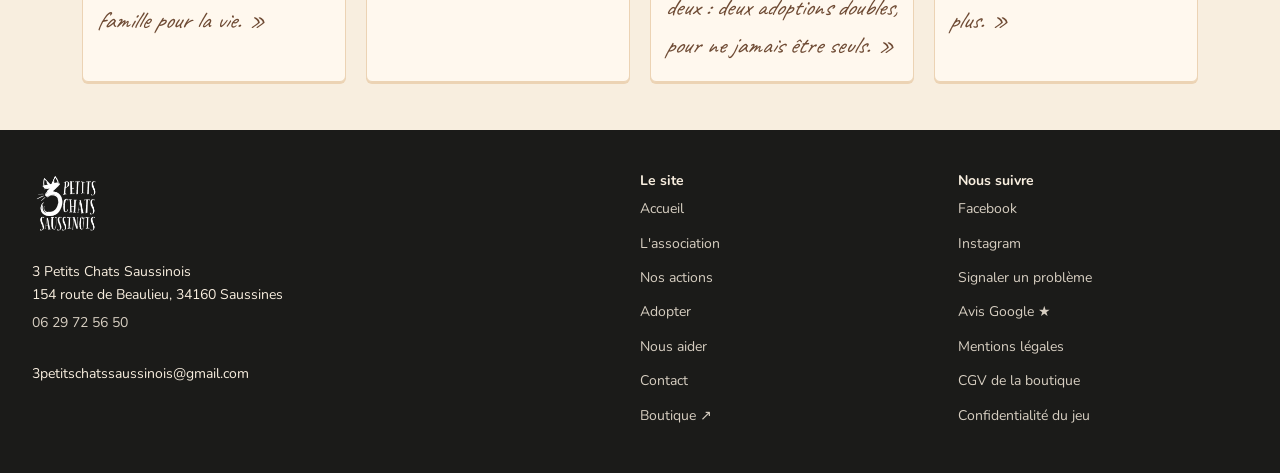
<file: adopter.html>
<!doctype html><html lang="fr" data-da="carnet"><head><meta charset="utf-8"><meta name="viewport" content="width=device-width,initial-scale=1">
<title>Adopter · 3 Petits Chats Saussinois</title>
<meta name="google-site-verification" content="Y56quIdwFpsA7bC1AuFQzg4RlZAfiGys4bVatMG07_Y">
<link rel="icon" href="favicon.ico" sizes="any"><link rel="icon" type="image/png" sizes="32x32" href="img/favicon-32.png"><link rel="apple-touch-icon" href="img/apple-touch-icon.png"><meta name="theme-color" content="#f8eedf">
<meta name="description" content="Adopter un chat dans l'Hérault avec 3 Petits Chats Saussinois : chats stérilisés, identifiés et vaccinés.">
<meta property="og:title" content="Adopter · 3 Petits Chats Saussinois"><meta property="og:description" content="Adopter un chat dans l'Hérault avec 3 Petits Chats Saussinois : chats stérilisés, identifiés et vaccinés."><meta property="og:image" content="https://3petitschatssaussinois.fr/img/chat-gris.jpg"><meta property="og:url" content="https://3petitschatssaussinois.fr/adopter.html"><link rel="canonical" href="https://3petitschatssaussinois.fr/adopter.html"><meta property="og:locale" content="fr_FR"><meta property="og:type" content="website">
<script type="application/ld+json">{"@context":"https://schema.org","@type":"NGO","name":"3 Petits Chats Saussinois","description":"Association de protection des chats errants : soins, stérilisation, adoption.","foundingDate":"2020","telephone":"+33629725650","email":"3petitschatssaussinois@gmail.com","address":{"@type":"PostalAddress","streetAddress":"154 route de Beaulieu","postalCode":"34160","addressLocality":"Saussines","addressRegion":"Hérault","addressCountry":"FR"},"url":"https://3petitschatssaussinois.fr","areaServed":"Saussines et alentours","sameAs":["https://www.facebook.com/p/3-petits-chats-saussinois-100070176721091/","https://www.instagram.com/3_petitschatssaussinois"]}</script>
<link rel="stylesheet" href="https://fonts.googleapis.com/css2?family=Fraunces:opsz,wght,SOFT@9..144,500..700,100&family=Caveat:wght@600&family=Nunito:wght@400;600;700&display=swap">
<link rel="stylesheet" href="style.css?v=1794853892"></head><body>
<div class="bandeau">🎄 Nouveau : l'édition Noël de la boutique · <a href="https://3-petits-chats-saussinois.printify.me?utm_source=site&utm_medium=bouton&utm_campaign=noel2026&utm_content=bandeau" data-goatcounter-click="bandeau-boutique-noel">Voir la boutique</a></div>
<header class="entete"><a href="index.html" class="logo"><img src="img/logo-officiel.jpg" alt="3 Petits Chats Saussinois"></a>
<input type="checkbox" id="menu" hidden><label for="menu" class="burger" aria-label="Menu">☰</label>
<nav><a href="association.html">L'association</a><a href="actions.html">Nos actions</a><a href="adopter.html" aria-current="page">Adopter</a><a href="aider.html">Nous aider</a><a href="contact.html">Contact</a></nav>
<div class="actions"><a class="btn contour avis" href="https://g.page/r/CaQkEiXdGygYEBM/review" data-goatcounter-click="avis-google-entete" title="Laisser un avis Google">★ Avis Google</a><a class="btn contour" href="https://3-petits-chats-saussinois.printify.me?utm_source=site&utm_medium=bouton&utm_campaign=noel2026&utm_content=entete" data-goatcounter-click="boutique-entete">Boutique</a><a class="btn plein" href="aider.html" data-goatcounter-click="don-entete">Faire un don</a></div></header>
<main><section class="wrap"><p class="kicker">Adoption</p><h1>Adopter un chat</h1>
<p class="lede">Une adoption, c'est simple : un appel, une visite en famille d'accueil, un contrat.</p>
<div class="etapes"><div><b>Appeler</b><p>Vous appelez Virginie au 06 29 72 56 50 pour parler du chat qui vous plaît.</p></div><div><b>Rencontrer</b><p>Vous rendez visite au chat dans la famille d'accueil qui l'héberge en attendant son adoption.</p></div><div><b>Adopter</b><p>Contrat d'adoption : le chat part stérilisé, identifié et vacciné.</p></div></div>
<div class="panel insta"><div><h3>Où voir les chats à l'adoption ?</h3><p>Ils changent souvent : nous les présentons sur Instagram et Facebook, avec photos et caractère. Un coup de cœur ? Écrivez-nous.</p></div>
<div class="ctas"><a class="btn plein" href="https://www.instagram.com/3_petitschatssaussinois" data-goatcounter-click="instagram-adopter">Instagram</a><a class="btn contour" href="https://www.facebook.com/p/3-petits-chats-saussinois-100070176721091/" data-goatcounter-click="facebook-adopter">Facebook</a><a class="btn contour" href="tel:+33629725650" data-goatcounter-click="appel-adopter">Appeler Virginie</a></div></div>

<div class="panel sable"><div><h3>Vous avez adopté chez nous ?</h3><p>Racontez votre adoption en quelques mots sur Google : cela aide d'autres familles à nous trouver.</p></div><div class="ctas"><a class="btn plein" href="https://g.page/r/CaQkEiXdGygYEBM/review" data-goatcounter-click="avis-google-adopter">Laisser un avis Google ★</a></div></div>
<h2>Ils ont trouvé une famille</h2><p class="sub">Merci à toutes les familles adoptantes.</p><div class="cartes" id="histoires-liste"></div>
</section></main>
<footer class="pied"><div><img src="img/logo-officiel.jpg" alt="" class="logo-pied"><p>3 Petits Chats Saussinois<br>154 route de Beaulieu, 34160 Saussines<br><a href="tel:+33629725650" data-goatcounter-click="appel-pied">06 29 72 56 50</a><br>3petitschatssaussinois@gmail.com</p></div>
<div><b>Le site</b><a href="index.html">Accueil</a><a href="association.html">L'association</a><a href="actions.html">Nos actions</a><a href="adopter.html">Adopter</a><a href="aider.html">Nous aider</a><a href="contact.html">Contact</a><a href="https://3-petits-chats-saussinois.printify.me?utm_source=site&utm_medium=bouton&utm_campaign=noel2026&utm_content=pied" class="ext" data-goatcounter-click="boutique-pied">Boutique ↗</a></div>
<div><b>Nous suivre</b><a href="https://www.facebook.com/p/3-petits-chats-saussinois-100070176721091/" data-goatcounter-click="facebook-pied">Facebook</a><a href="https://www.instagram.com/3_petitschatssaussinois" data-goatcounter-click="instagram-pied">Instagram</a><a href="contact.html#aide">Signaler un problème</a><a href="https://g.page/r/CaQkEiXdGygYEBM/review" data-goatcounter-click="avis-google-pied">Avis Google ★</a><a href="mentions.html">Mentions légales</a><a href="cgv/" data-goatcounter-click="cgv-pied">CGV de la boutique</a><a href="jeu-confidentialite.html">Confidentialité du jeu</a></div></footer>
<dialog id="fiche" aria-labelledby="fiche-titre"><button class="fermer" aria-label="Fermer">×</button><div id="fiche-corps"></div></dialog>
<script>window.LIENS={mail:"3petitschatssaussinois@gmail.com",boutique:"https://3-petits-chats-saussinois.printify.me",tel:"06 29 72 56 50",equipe:"contact3pcs.web@gmail.com",cle:"f61a0253-c6c8-4992-a5dc-e220fddeb63f"};</script><script src="script.js?v=1794853892"></script><script data-goatcounter="https://kro0gun.goatcounter.com/count" async src="https://gc.zgo.at/count.js"></script>
</body></html>
</file>
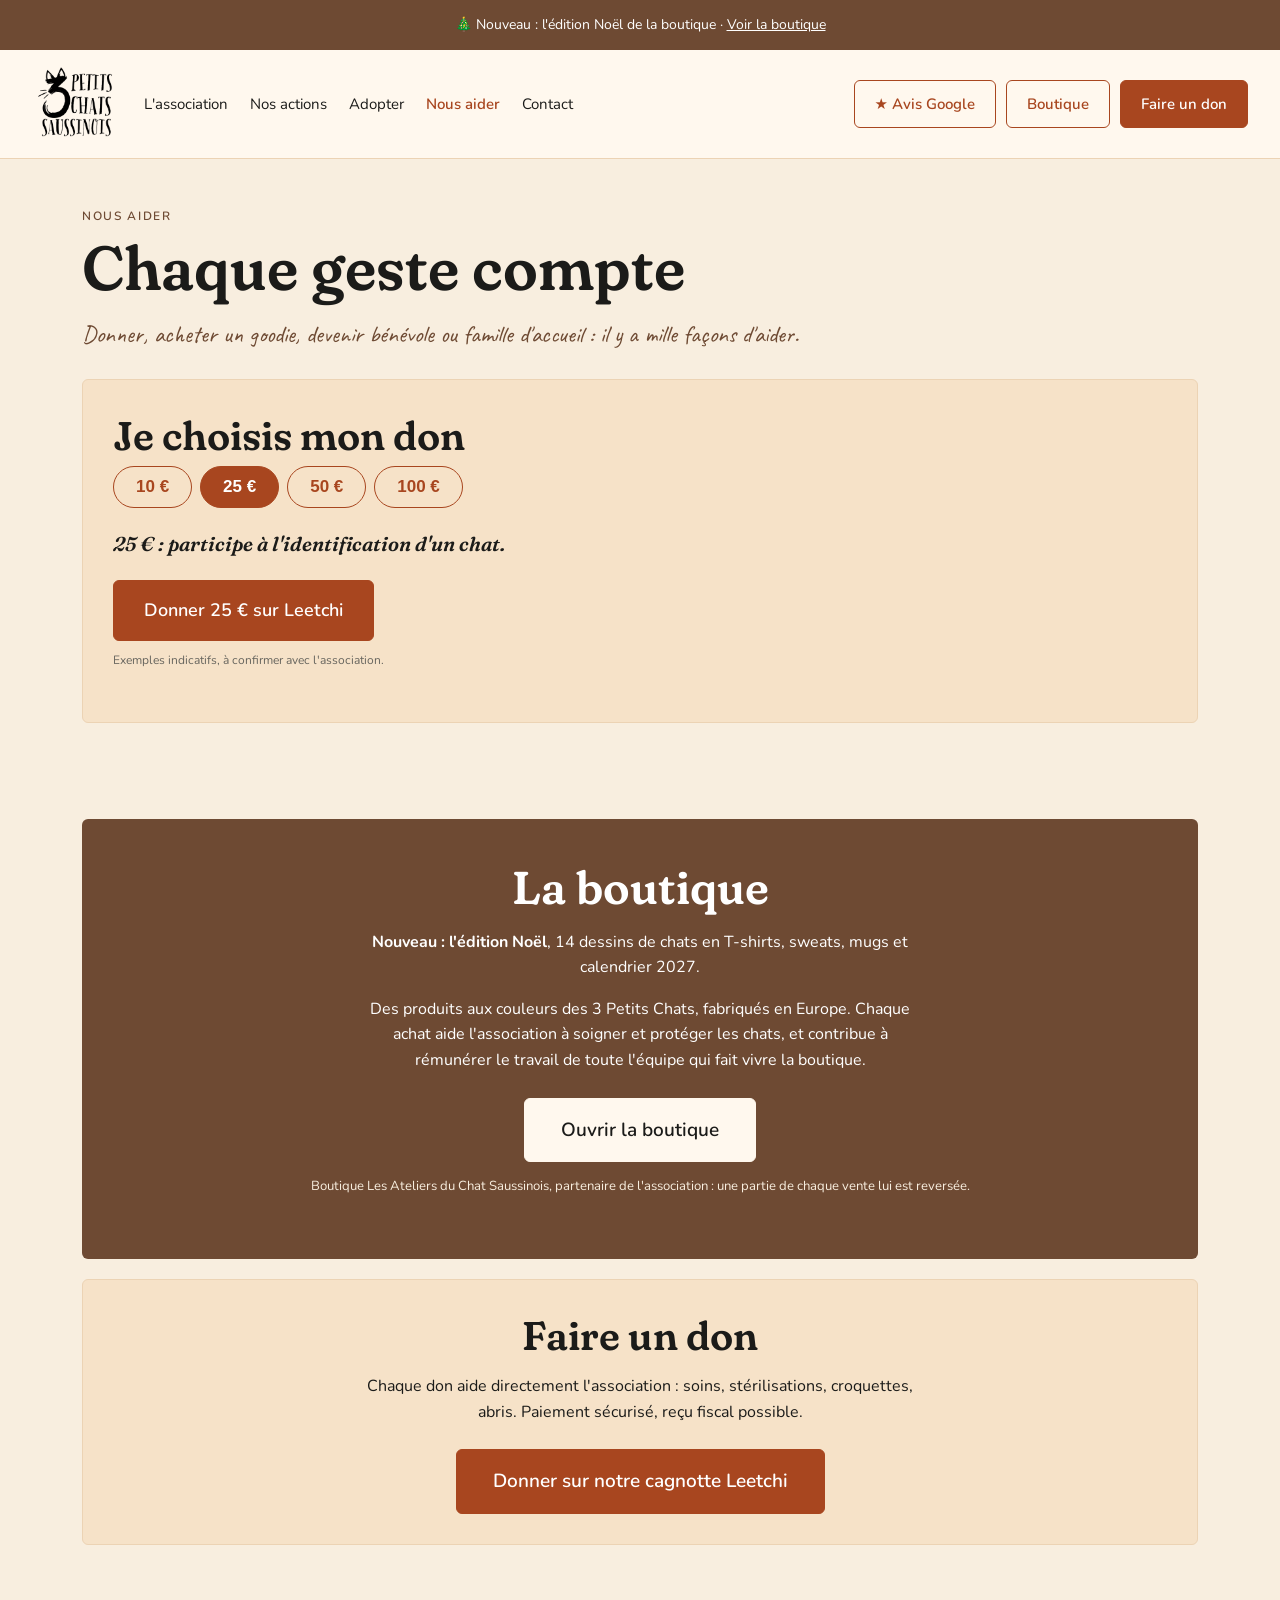
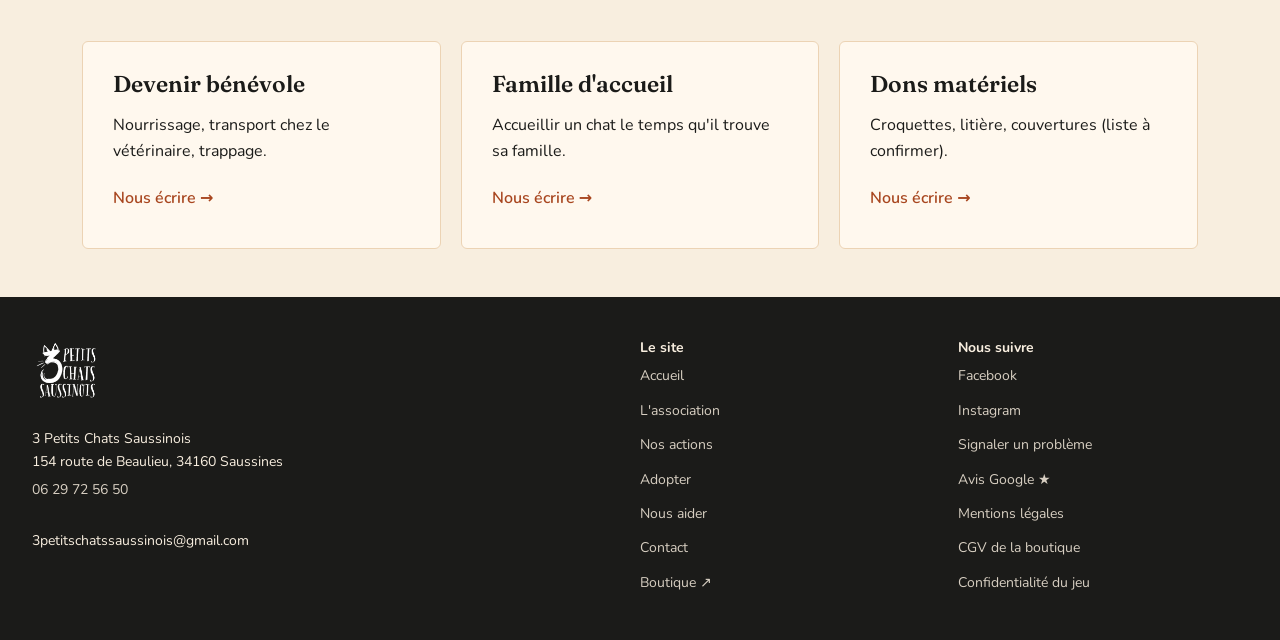
<file: aider.html>
<!doctype html><html lang="fr" data-da="carnet"><head><meta charset="utf-8"><meta name="viewport" content="width=device-width,initial-scale=1">
<title>Nous aider · 3 Petits Chats Saussinois</title>
<meta name="google-site-verification" content="Y56quIdwFpsA7bC1AuFQzg4RlZAfiGys4bVatMG07_Y">
<link rel="icon" href="favicon.ico" sizes="any"><link rel="icon" type="image/png" sizes="32x32" href="img/favicon-32.png"><link rel="apple-touch-icon" href="img/apple-touch-icon.png"><meta name="theme-color" content="#f8eedf">
<meta name="description" content="Aider l'association 3 Petits Chats Saussinois : don sur notre cagnotte, famille d'accueil, bénévolat ou achat dans la boutique solidaire.">
<meta property="og:title" content="Nous aider · 3 Petits Chats Saussinois"><meta property="og:description" content="Aider l'association 3 Petits Chats Saussinois : don sur notre cagnotte, famille d'accueil, bénévolat ou achat dans la boutique solidaire."><meta property="og:image" content="https://3petitschatssaussinois.fr/img/chat-gris.jpg"><meta property="og:url" content="https://3petitschatssaussinois.fr/aider.html"><link rel="canonical" href="https://3petitschatssaussinois.fr/aider.html"><meta property="og:locale" content="fr_FR"><meta property="og:type" content="website">
<script type="application/ld+json">{"@context":"https://schema.org","@type":"NGO","name":"3 Petits Chats Saussinois","description":"Association de protection des chats errants : soins, stérilisation, adoption.","foundingDate":"2020","telephone":"+33629725650","email":"3petitschatssaussinois@gmail.com","address":{"@type":"PostalAddress","streetAddress":"154 route de Beaulieu","postalCode":"34160","addressLocality":"Saussines","addressRegion":"Hérault","addressCountry":"FR"},"url":"https://3petitschatssaussinois.fr","areaServed":"Saussines et alentours","sameAs":["https://www.facebook.com/p/3-petits-chats-saussinois-100070176721091/","https://www.instagram.com/3_petitschatssaussinois"]}</script>
<link rel="stylesheet" href="https://fonts.googleapis.com/css2?family=Fraunces:opsz,wght,SOFT@9..144,500..700,100&family=Caveat:wght@600&family=Nunito:wght@400;600;700&display=swap">
<link rel="stylesheet" href="style.css?v=1794853892"></head><body>
<div class="bandeau">🎄 Nouveau : l'édition Noël de la boutique · <a href="https://3-petits-chats-saussinois.printify.me?utm_source=site&utm_medium=bouton&utm_campaign=noel2026&utm_content=bandeau" data-goatcounter-click="bandeau-boutique-noel">Voir la boutique</a></div>
<header class="entete"><a href="index.html" class="logo"><img src="img/logo-officiel.jpg" alt="3 Petits Chats Saussinois"></a>
<input type="checkbox" id="menu" hidden><label for="menu" class="burger" aria-label="Menu">☰</label>
<nav><a href="association.html">L'association</a><a href="actions.html">Nos actions</a><a href="adopter.html">Adopter</a><a href="aider.html" aria-current="page">Nous aider</a><a href="contact.html">Contact</a></nav>
<div class="actions"><a class="btn contour avis" href="https://g.page/r/CaQkEiXdGygYEBM/review" data-goatcounter-click="avis-google-entete" title="Laisser un avis Google">★ Avis Google</a><a class="btn contour" href="https://3-petits-chats-saussinois.printify.me?utm_source=site&utm_medium=bouton&utm_campaign=noel2026&utm_content=entete" data-goatcounter-click="boutique-entete">Boutique</a><a class="btn plein" href="aider.html" data-goatcounter-click="don-entete">Faire un don</a></div></header>
<main><section class="wrap"><p class="kicker">Nous aider</p><h1>Chaque geste compte</h1>
<p class="lede">Donner, acheter un goodie, devenir bénévole ou famille d'accueil : il y a mille façons d'aider.</p>
<div class="don-choix panel sable"><h2>Je choisis mon don</h2><div class="montants" role="group" aria-label="Montant">
<button class="montant" data-m="10">10 €</button><button class="montant actif" data-m="25">25 €</button><button class="montant" data-m="50">50 €</button><button class="montant" data-m="100">100 €</button></div>
<p class="impact" id="impact"></p><a class="btn plein grand" id="btn-don" href="https://www.leetchi.com/fr/c/aidez-nous-a-trapper-sauver-soigner-hebergernourrir-des-animaux-1425225" data-goatcounter-click="don-leetchi-aider">Donner 25 € sur Leetchi</a><p class="sub petit">Exemples indicatifs, à confirmer avec l'association.</p></div></section>
<section class="wrap"><div class="pile">
  <div class="panel vert"><h2>La boutique</h2><p><b>Nouveau : l'édition Noël</b>, 14 dessins de chats en T-shirts, sweats, mugs et calendrier 2027.</p><p>Des produits aux couleurs des 3 Petits Chats, fabriqués en Europe. Chaque achat aide l'association à soigner et protéger les chats, et contribue à rémunérer le travail de toute l'équipe qui fait vivre la boutique.</p>
  <a class="btn clair" href="https://3-petits-chats-saussinois.printify.me?utm_source=site&utm_medium=bouton&utm_campaign=noel2026&utm_content=bloc-boutique" data-goatcounter-click="boutique-bloc">Ouvrir la boutique</a><small class="sub mention-boutique">Boutique Les Ateliers du Chat Saussinois, partenaire de l'association : une partie de chaque vente lui est reversée.</small></div>
  <div class="panel sable"><h2>Faire un don</h2><p>Chaque don aide directement l'association : soins, stérilisations, croquettes, abris. Paiement sécurisé, reçu fiscal possible.</p>
  <div class="ctas"><a class="btn plein" href="https://www.leetchi.com/fr/c/aidez-nous-a-trapper-sauver-soigner-hebergernourrir-des-animaux-1425225" data-goatcounter-click="don-leetchi-bloc">Donner sur notre cagnotte Leetchi</a></div></div></div></section>
<section class="wrap"><div class="trio">
<div class="panel"><h3>Devenir bénévole</h3><p>Nourrissage, transport chez le vétérinaire, trappage.</p><a class="lien" href="contact.html">Nous écrire →</a></div>
<div class="panel"><h3>Famille d'accueil</h3><p>Accueillir un chat le temps qu'il trouve sa famille.</p><a class="lien" href="contact.html">Nous écrire →</a></div>
<div class="panel"><h3>Dons matériels</h3><p>Croquettes, litière, couvertures (liste à confirmer).</p><a class="lien" href="contact.html">Nous écrire →</a></div></div></section></main>
<footer class="pied"><div><img src="img/logo-officiel.jpg" alt="" class="logo-pied"><p>3 Petits Chats Saussinois<br>154 route de Beaulieu, 34160 Saussines<br><a href="tel:+33629725650" data-goatcounter-click="appel-pied">06 29 72 56 50</a><br>3petitschatssaussinois@gmail.com</p></div>
<div><b>Le site</b><a href="index.html">Accueil</a><a href="association.html">L'association</a><a href="actions.html">Nos actions</a><a href="adopter.html">Adopter</a><a href="aider.html">Nous aider</a><a href="contact.html">Contact</a><a href="https://3-petits-chats-saussinois.printify.me?utm_source=site&utm_medium=bouton&utm_campaign=noel2026&utm_content=pied" class="ext" data-goatcounter-click="boutique-pied">Boutique ↗</a></div>
<div><b>Nous suivre</b><a href="https://www.facebook.com/p/3-petits-chats-saussinois-100070176721091/" data-goatcounter-click="facebook-pied">Facebook</a><a href="https://www.instagram.com/3_petitschatssaussinois" data-goatcounter-click="instagram-pied">Instagram</a><a href="contact.html#aide">Signaler un problème</a><a href="https://g.page/r/CaQkEiXdGygYEBM/review" data-goatcounter-click="avis-google-pied">Avis Google ★</a><a href="mentions.html">Mentions légales</a><a href="cgv/" data-goatcounter-click="cgv-pied">CGV de la boutique</a><a href="jeu-confidentialite.html">Confidentialité du jeu</a></div></footer>
<dialog id="fiche" aria-labelledby="fiche-titre"><button class="fermer" aria-label="Fermer">×</button><div id="fiche-corps"></div></dialog>
<script>window.LIENS={mail:"3petitschatssaussinois@gmail.com",boutique:"https://3-petits-chats-saussinois.printify.me",tel:"06 29 72 56 50",equipe:"contact3pcs.web@gmail.com",cle:"f61a0253-c6c8-4992-a5dc-e220fddeb63f"};</script><script src="script.js?v=1794853892"></script><script data-goatcounter="https://kro0gun.goatcounter.com/count" async src="https://gc.zgo.at/count.js"></script>
</body></html>
</file>
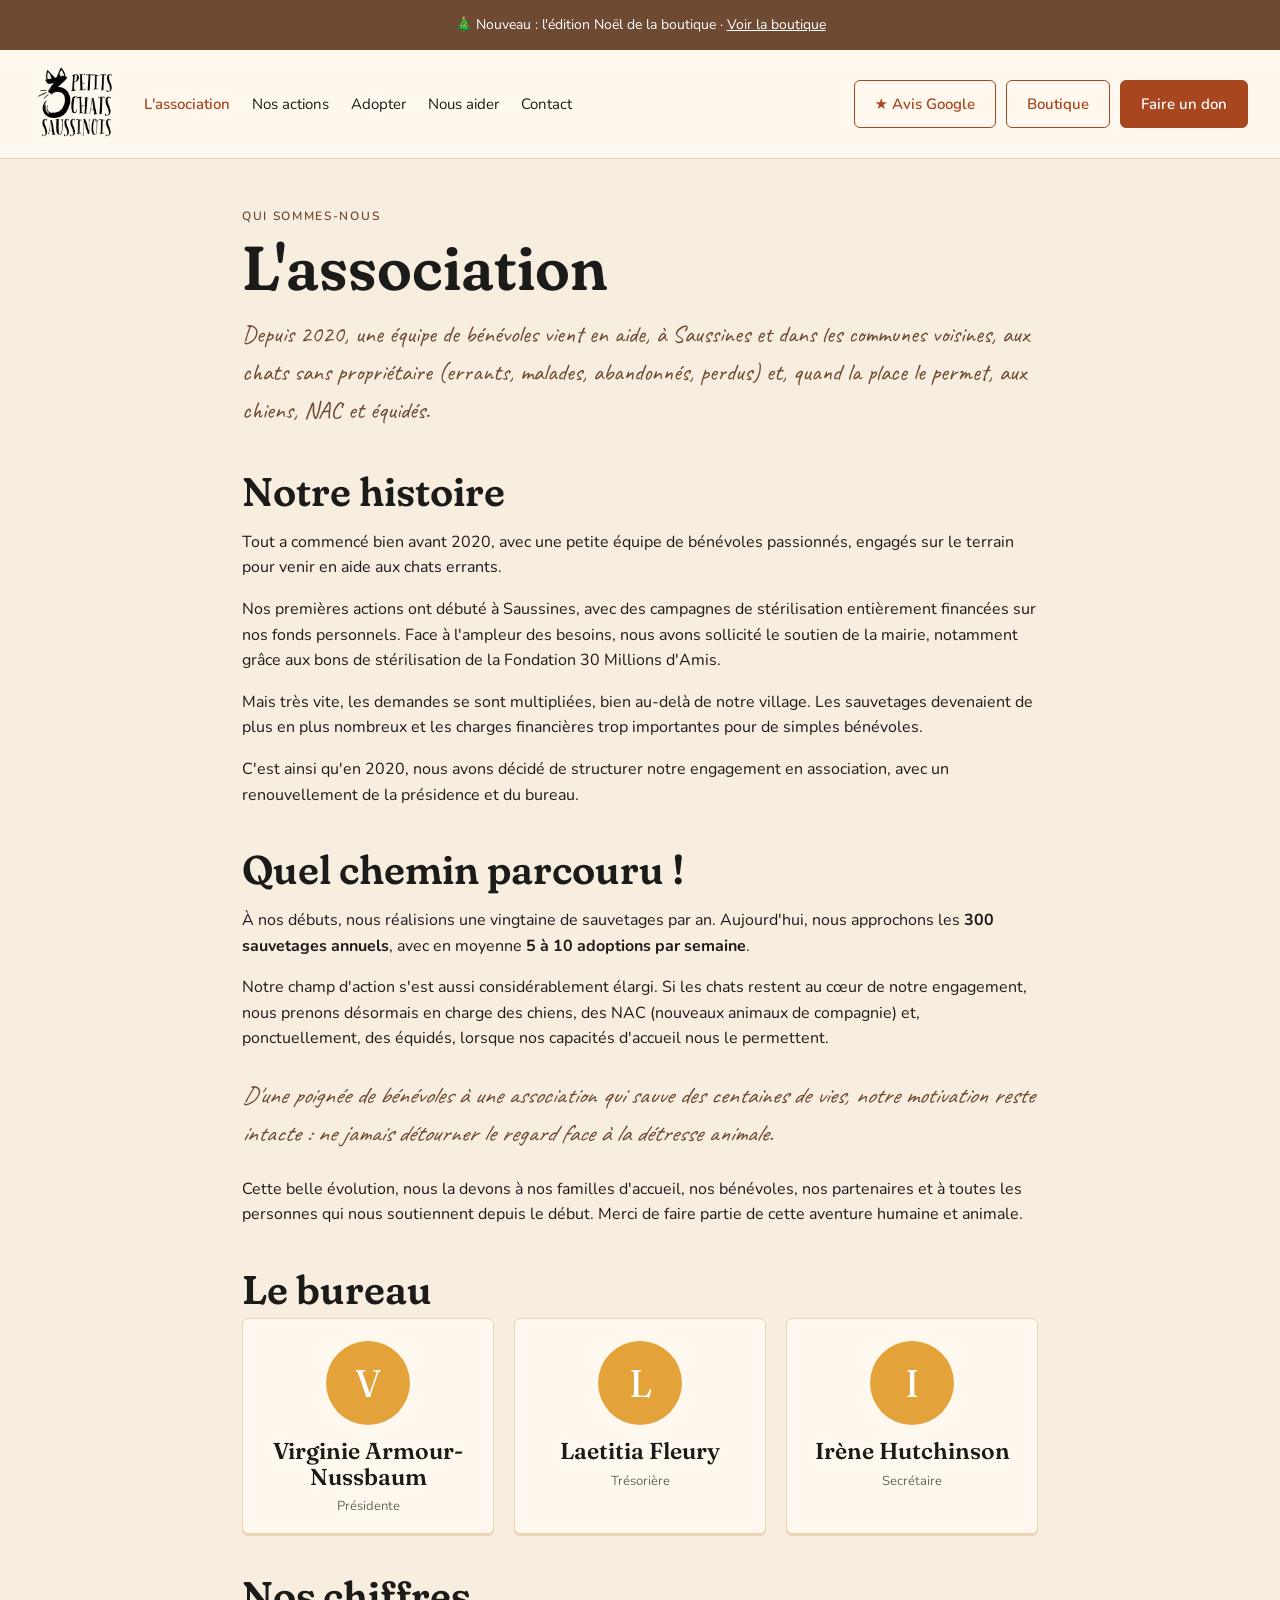
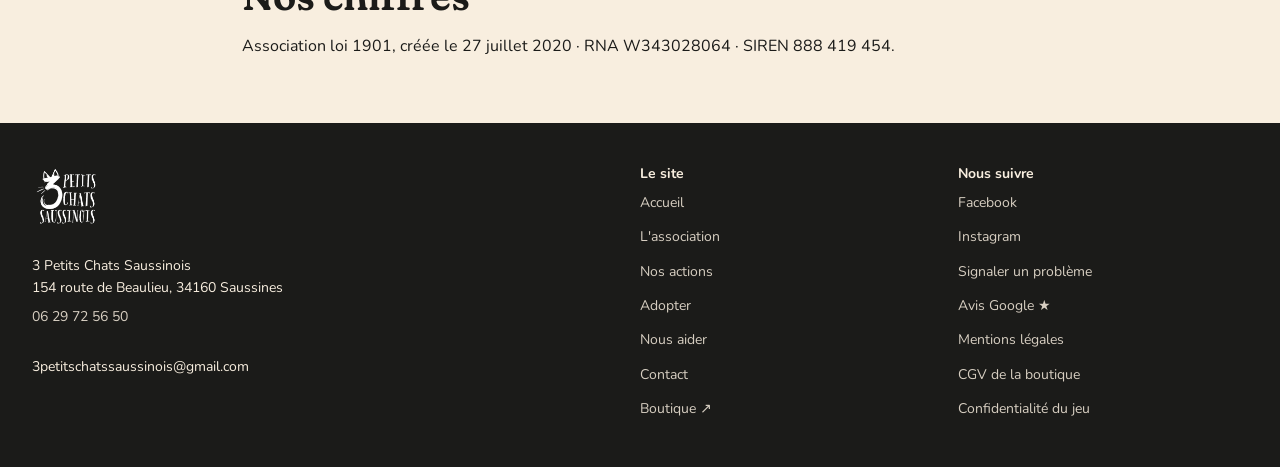
<file: association.html>
<!doctype html><html lang="fr" data-da="carnet"><head><meta charset="utf-8"><meta name="viewport" content="width=device-width,initial-scale=1">
<title>L'association · 3 Petits Chats Saussinois</title>
<meta name="google-site-verification" content="Y56quIdwFpsA7bC1AuFQzg4RlZAfiGys4bVatMG07_Y">
<link rel="icon" href="favicon.ico" sizes="any"><link rel="icon" type="image/png" sizes="32x32" href="img/favicon-32.png"><link rel="apple-touch-icon" href="img/apple-touch-icon.png"><meta name="theme-color" content="#f8eedf">
<meta name="description" content="L'histoire de l'association 3 Petits Chats Saussinois, créée en 2020 à Saussines : bénévoles, familles d'accueil et sauvetages de chats errants.">
<meta property="og:title" content="L'association · 3 Petits Chats Saussinois"><meta property="og:description" content="L'histoire de l'association 3 Petits Chats Saussinois, créée en 2020 à Saussines : bénévoles, familles d'accueil et sauvetages de chats errants."><meta property="og:image" content="https://3petitschatssaussinois.fr/img/chat-gris.jpg"><meta property="og:url" content="https://3petitschatssaussinois.fr/association.html"><link rel="canonical" href="https://3petitschatssaussinois.fr/association.html"><meta property="og:locale" content="fr_FR"><meta property="og:type" content="website">
<script type="application/ld+json">{"@context":"https://schema.org","@type":"NGO","name":"3 Petits Chats Saussinois","description":"Association de protection des chats errants : soins, stérilisation, adoption.","foundingDate":"2020","telephone":"+33629725650","email":"3petitschatssaussinois@gmail.com","address":{"@type":"PostalAddress","streetAddress":"154 route de Beaulieu","postalCode":"34160","addressLocality":"Saussines","addressRegion":"Hérault","addressCountry":"FR"},"url":"https://3petitschatssaussinois.fr","areaServed":"Saussines et alentours","sameAs":["https://www.facebook.com/p/3-petits-chats-saussinois-100070176721091/","https://www.instagram.com/3_petitschatssaussinois"]}</script>
<link rel="stylesheet" href="https://fonts.googleapis.com/css2?family=Fraunces:opsz,wght,SOFT@9..144,500..700,100&family=Caveat:wght@600&family=Nunito:wght@400;600;700&display=swap">
<link rel="stylesheet" href="style.css?v=1794853892"></head><body>
<div class="bandeau">🎄 Nouveau : l'édition Noël de la boutique · <a href="https://3-petits-chats-saussinois.printify.me?utm_source=site&utm_medium=bouton&utm_campaign=noel2026&utm_content=bandeau" data-goatcounter-click="bandeau-boutique-noel">Voir la boutique</a></div>
<header class="entete"><a href="index.html" class="logo"><img src="img/logo-officiel.jpg" alt="3 Petits Chats Saussinois"></a>
<input type="checkbox" id="menu" hidden><label for="menu" class="burger" aria-label="Menu">☰</label>
<nav><a href="association.html" aria-current="page">L'association</a><a href="actions.html">Nos actions</a><a href="adopter.html">Adopter</a><a href="aider.html">Nous aider</a><a href="contact.html">Contact</a></nav>
<div class="actions"><a class="btn contour avis" href="https://g.page/r/CaQkEiXdGygYEBM/review" data-goatcounter-click="avis-google-entete" title="Laisser un avis Google">★ Avis Google</a><a class="btn contour" href="https://3-petits-chats-saussinois.printify.me?utm_source=site&utm_medium=bouton&utm_campaign=noel2026&utm_content=entete" data-goatcounter-click="boutique-entete">Boutique</a><a class="btn plein" href="aider.html" data-goatcounter-click="don-entete">Faire un don</a></div></header>
<main><section class="wrap etroit"><p class="kicker">Qui sommes-nous</p><h1>L'association</h1>
<p class="lede">Depuis 2020, une équipe de bénévoles vient en aide, à Saussines et dans les communes voisines, aux chats sans propriétaire (errants, malades, abandonnés, perdus) et, quand la place le permet, aux chiens, NAC et équidés.</p>

<h2>Notre histoire</h2>
<p>Tout a commencé bien avant 2020, avec une petite équipe de bénévoles passionnés, engagés sur le terrain pour venir en aide aux chats errants.</p>
<p>Nos premières actions ont débuté à Saussines, avec des campagnes de stérilisation entièrement financées sur nos fonds personnels. Face à l'ampleur des besoins, nous avons sollicité le soutien de la mairie, notamment grâce aux bons de stérilisation de la Fondation 30 Millions d'Amis.</p>
<p>Mais très vite, les demandes se sont multipliées, bien au-delà de notre village. Les sauvetages devenaient de plus en plus nombreux et les charges financières trop importantes pour de simples bénévoles.</p>
<p>C'est ainsi qu'en 2020, nous avons décidé de structurer notre engagement en association, avec un renouvellement de la présidence et du bureau.</p>
<h2>Quel chemin parcouru !</h2>
<p>À nos débuts, nous réalisions une vingtaine de sauvetages par an. Aujourd'hui, nous approchons les <b>300 sauvetages annuels</b>, avec en moyenne <b>5 à 10 adoptions par semaine</b>.</p>
<p>Notre champ d'action s'est aussi considérablement élargi. Si les chats restent au cœur de notre engagement, nous prenons désormais en charge des chiens, des NAC (nouveaux animaux de compagnie) et, ponctuellement, des équidés, lorsque nos capacités d'accueil nous le permettent.</p>
<p class="mot">D'une poignée de bénévoles à une association qui sauve des centaines de vies, notre motivation reste intacte : ne jamais détourner le regard face à la détresse animale.</p>
<p>Cette belle évolution, nous la devons à nos familles d'accueil, nos bénévoles, nos partenaires et à toutes les personnes qui nous soutiennent depuis le début. Merci de faire partie de cette aventure humaine et animale.</p>
<h2>Le bureau</h2><div class="cartes"><article class="card membre"><div class="initiale">V</div><div class="t"><h3>Virginie Armour-Nussbaum</h3><p class="meta">Présidente</p></div></article><article class="card membre"><div class="initiale">L</div><div class="t"><h3>Laetitia Fleury</h3><p class="meta">Trésorière</p></div></article><article class="card membre"><div class="initiale">I</div><div class="t"><h3>Irène Hutchinson</h3><p class="meta">Secrétaire</p></div></article></div>
<h2>Nos chiffres</h2><p>Association loi 1901, créée le 27 juillet 2020 · RNA W343028064 · SIREN 888 419 454.</p></section></main>
<footer class="pied"><div><img src="img/logo-officiel.jpg" alt="" class="logo-pied"><p>3 Petits Chats Saussinois<br>154 route de Beaulieu, 34160 Saussines<br><a href="tel:+33629725650" data-goatcounter-click="appel-pied">06 29 72 56 50</a><br>3petitschatssaussinois@gmail.com</p></div>
<div><b>Le site</b><a href="index.html">Accueil</a><a href="association.html">L'association</a><a href="actions.html">Nos actions</a><a href="adopter.html">Adopter</a><a href="aider.html">Nous aider</a><a href="contact.html">Contact</a><a href="https://3-petits-chats-saussinois.printify.me?utm_source=site&utm_medium=bouton&utm_campaign=noel2026&utm_content=pied" class="ext" data-goatcounter-click="boutique-pied">Boutique ↗</a></div>
<div><b>Nous suivre</b><a href="https://www.facebook.com/p/3-petits-chats-saussinois-100070176721091/" data-goatcounter-click="facebook-pied">Facebook</a><a href="https://www.instagram.com/3_petitschatssaussinois" data-goatcounter-click="instagram-pied">Instagram</a><a href="contact.html#aide">Signaler un problème</a><a href="https://g.page/r/CaQkEiXdGygYEBM/review" data-goatcounter-click="avis-google-pied">Avis Google ★</a><a href="mentions.html">Mentions légales</a><a href="cgv/" data-goatcounter-click="cgv-pied">CGV de la boutique</a><a href="jeu-confidentialite.html">Confidentialité du jeu</a></div></footer>
<dialog id="fiche" aria-labelledby="fiche-titre"><button class="fermer" aria-label="Fermer">×</button><div id="fiche-corps"></div></dialog>
<script>window.LIENS={mail:"3petitschatssaussinois@gmail.com",boutique:"https://3-petits-chats-saussinois.printify.me",tel:"06 29 72 56 50",equipe:"contact3pcs.web@gmail.com",cle:"f61a0253-c6c8-4992-a5dc-e220fddeb63f"};</script><script src="script.js?v=1794853892"></script><script data-goatcounter="https://kro0gun.goatcounter.com/count" async src="https://gc.zgo.at/count.js"></script>
</body></html>
</file>
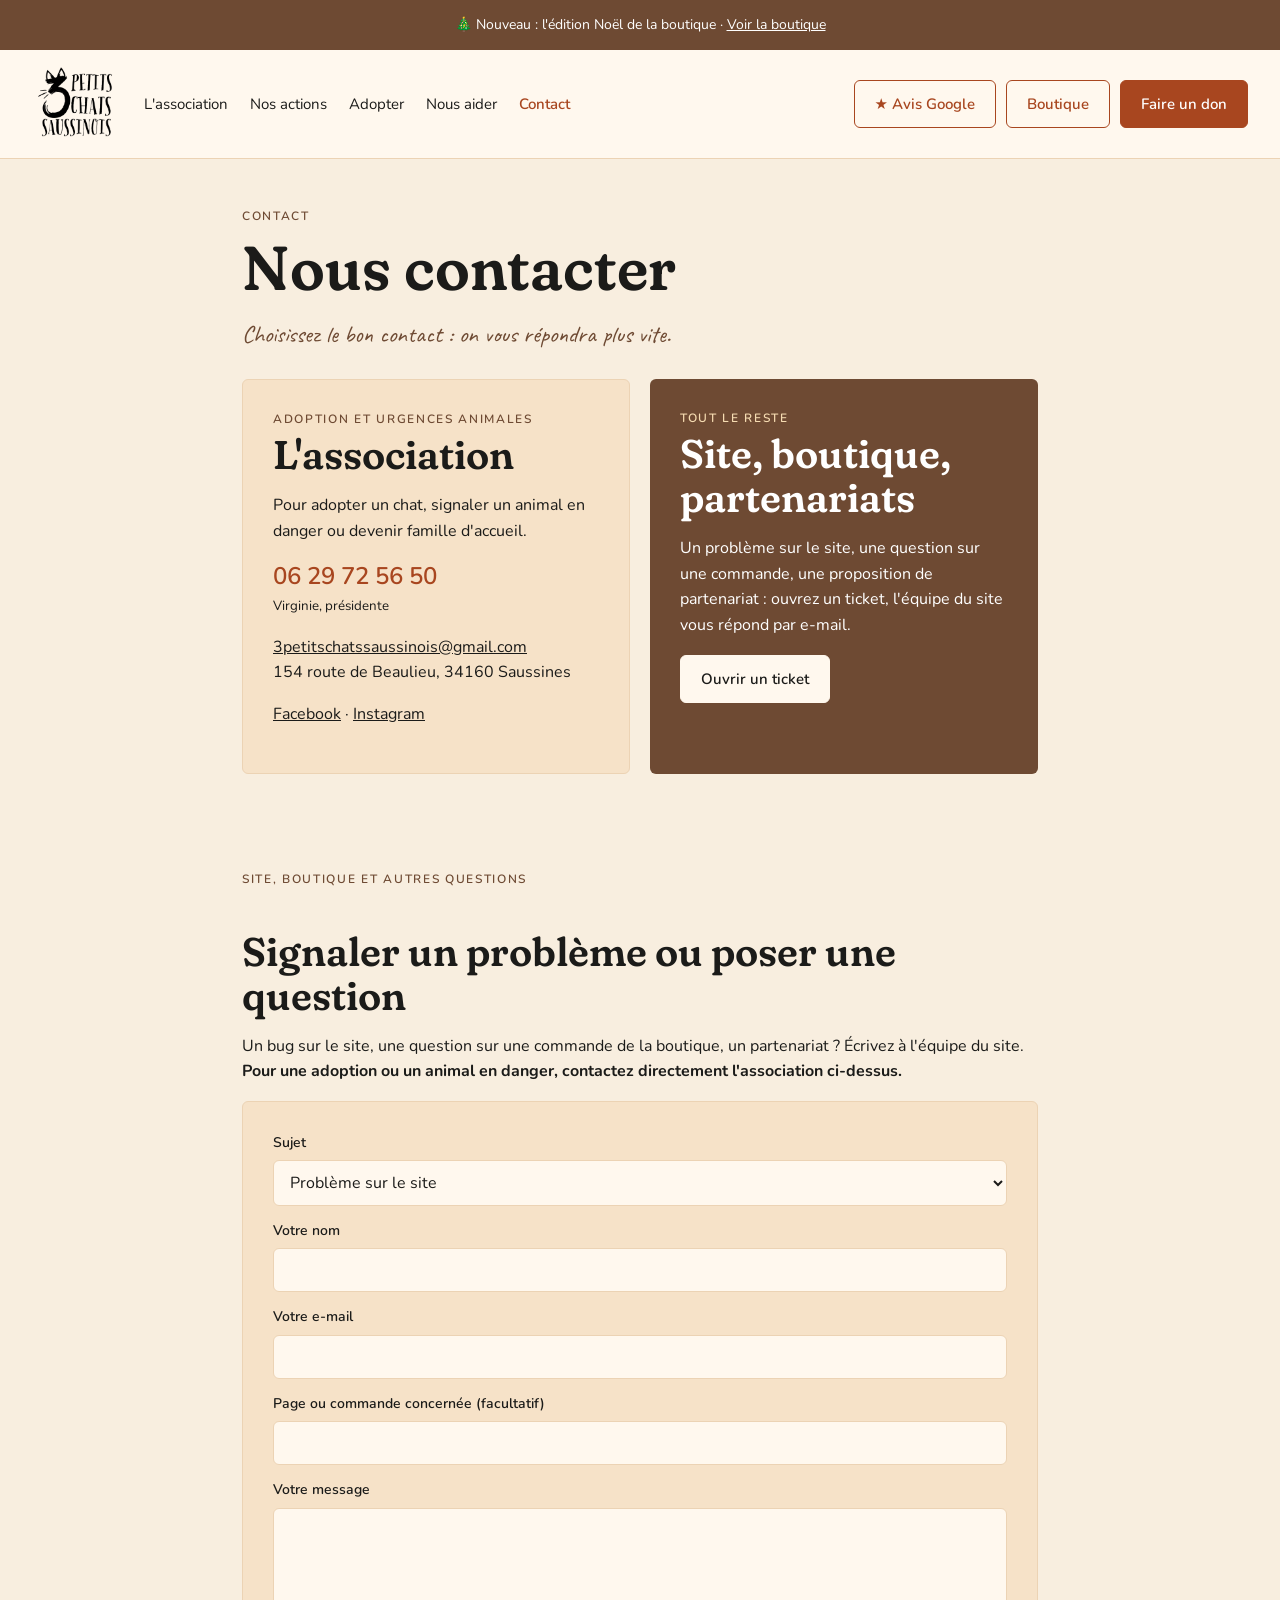
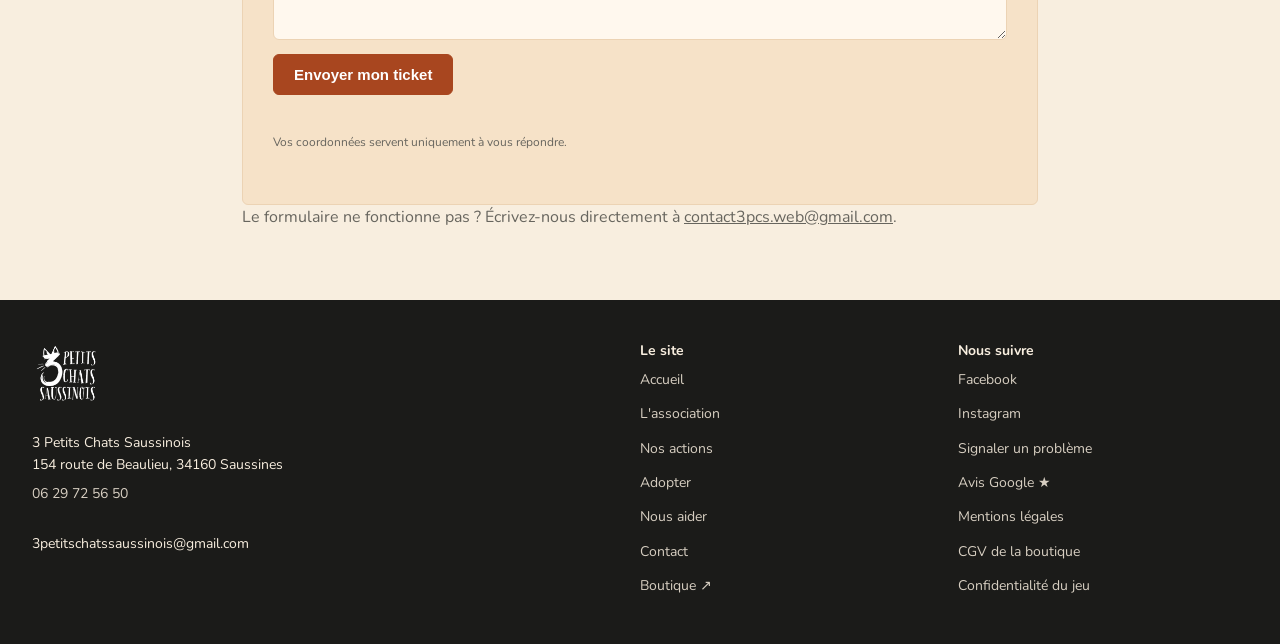
<file: contact.html>
<!doctype html><html lang="fr" data-da="carnet"><head><meta charset="utf-8"><meta name="viewport" content="width=device-width,initial-scale=1">
<title>Contact · 3 Petits Chats Saussinois</title>
<meta name="google-site-verification" content="Y56quIdwFpsA7bC1AuFQzg4RlZAfiGys4bVatMG07_Y">
<link rel="icon" href="favicon.ico" sizes="any"><link rel="icon" type="image/png" sizes="32x32" href="img/favicon-32.png"><link rel="apple-touch-icon" href="img/apple-touch-icon.png"><meta name="theme-color" content="#f8eedf">
<meta name="description" content="Contacter l'association 3 Petits Chats Saussinois à Saussines : adoption, urgence animale, famille d'accueil, questions sur le site ou la boutique.">
<meta property="og:title" content="Contact · 3 Petits Chats Saussinois"><meta property="og:description" content="Contacter l'association 3 Petits Chats Saussinois à Saussines : adoption, urgence animale, famille d'accueil, questions sur le site ou la boutique."><meta property="og:image" content="https://3petitschatssaussinois.fr/img/chat-gris.jpg"><meta property="og:url" content="https://3petitschatssaussinois.fr/contact.html"><link rel="canonical" href="https://3petitschatssaussinois.fr/contact.html"><meta property="og:locale" content="fr_FR"><meta property="og:type" content="website">
<script type="application/ld+json">{"@context":"https://schema.org","@type":"NGO","name":"3 Petits Chats Saussinois","description":"Association de protection des chats errants : soins, stérilisation, adoption.","foundingDate":"2020","telephone":"+33629725650","email":"3petitschatssaussinois@gmail.com","address":{"@type":"PostalAddress","streetAddress":"154 route de Beaulieu","postalCode":"34160","addressLocality":"Saussines","addressRegion":"Hérault","addressCountry":"FR"},"url":"https://3petitschatssaussinois.fr","areaServed":"Saussines et alentours","sameAs":["https://www.facebook.com/p/3-petits-chats-saussinois-100070176721091/","https://www.instagram.com/3_petitschatssaussinois"]}</script>
<link rel="stylesheet" href="https://fonts.googleapis.com/css2?family=Fraunces:opsz,wght,SOFT@9..144,500..700,100&family=Caveat:wght@600&family=Nunito:wght@400;600;700&display=swap">
<link rel="stylesheet" href="style.css?v=1794853892"></head><body>
<div class="bandeau">🎄 Nouveau : l'édition Noël de la boutique · <a href="https://3-petits-chats-saussinois.printify.me?utm_source=site&utm_medium=bouton&utm_campaign=noel2026&utm_content=bandeau" data-goatcounter-click="bandeau-boutique-noel">Voir la boutique</a></div>
<header class="entete"><a href="index.html" class="logo"><img src="img/logo-officiel.jpg" alt="3 Petits Chats Saussinois"></a>
<input type="checkbox" id="menu" hidden><label for="menu" class="burger" aria-label="Menu">☰</label>
<nav><a href="association.html">L'association</a><a href="actions.html">Nos actions</a><a href="adopter.html">Adopter</a><a href="aider.html">Nous aider</a><a href="contact.html" aria-current="page">Contact</a></nav>
<div class="actions"><a class="btn contour avis" href="https://g.page/r/CaQkEiXdGygYEBM/review" data-goatcounter-click="avis-google-entete" title="Laisser un avis Google">★ Avis Google</a><a class="btn contour" href="https://3-petits-chats-saussinois.printify.me?utm_source=site&utm_medium=bouton&utm_campaign=noel2026&utm_content=entete" data-goatcounter-click="boutique-entete">Boutique</a><a class="btn plein" href="aider.html" data-goatcounter-click="don-entete">Faire un don</a></div></header>
<main><section class="wrap etroit"><p class="kicker">Contact</p><h1>Nous contacter</h1>
<p class="lede">Choisissez le bon contact : on vous répondra plus vite.</p>
<div class="duo">
<div class="panel sable"><p class="kicker">Adoption et urgences animales</p><h2>L'association</h2>
<p>Pour adopter un chat, signaler un animal en danger ou devenir famille d'accueil.</p>
<p><a class="tel" href="tel:+33629725650" data-goatcounter-click="appel-contact">06 29 72 56 50</a><br><small>Virginie, présidente</small></p>
<p><a href="mailto:3petitschatssaussinois@gmail.com">3petitschatssaussinois@gmail.com</a><br>154 route de Beaulieu, 34160 Saussines</p>
<p><a href="https://www.facebook.com/p/3-petits-chats-saussinois-100070176721091/" data-goatcounter-click="facebook-contact">Facebook</a> · <a href="https://www.instagram.com/3_petitschatssaussinois" data-goatcounter-click="instagram-contact">Instagram</a></p></div>
<div class="panel vert"><p class="kicker">Tout le reste</p><h2>Site, boutique, partenariats</h2>
<p>Un problème sur le site, une question sur une commande, une proposition de partenariat : ouvrez un ticket, l'équipe du site vous répond par e-mail.</p>
<a class="btn clair" href="#aide">Ouvrir un ticket</a></div>
</div></section>
<section class="wrap etroit" id="aide"><p class="kicker">Site, boutique et autres questions</p><h2>Signaler un problème ou poser une question</h2>
<p>Un bug sur le site, une question sur une commande de la boutique, un partenariat ? Écrivez à l'équipe du site.
<b>Pour une adoption ou un animal en danger, contactez directement l'association ci-dessus.</b></p>
<form class="panel sable ticket" id="ticket">
<label>Sujet<select name="sujet" required><option>Problème sur le site</option><option>Question sur la boutique ou une commande</option><option>Partenariat ou presse</option><option>Autre question</option></select></label>
<label>Votre nom<input name="nom" required maxlength="80" autocomplete="name"></label>
<label>Votre e-mail<input type="email" name="email" required maxlength="120" autocomplete="email"></label>
<label>Page ou commande concernée (facultatif)<input name="ref" maxlength="120"></label>
<input type="checkbox" name="botcheck" class="piege" tabindex="-1" autocomplete="off" aria-hidden="true">
<label>Votre message<textarea name="message" required maxlength="2000" rows="5"></textarea></label>
<button class="btn plein" type="submit">Envoyer mon ticket</button><p class="retour" id="retour" role="status"></p>
<p class="sub petit">Vos coordonnées servent uniquement à vous répondre.</p></form>
<p class="sub">Le formulaire ne fonctionne pas ? Écrivez-nous directement à <a href="mailto:contact3pcs.web@gmail.com">contact3pcs.web@gmail.com</a>.</p></section></main>
<footer class="pied"><div><img src="img/logo-officiel.jpg" alt="" class="logo-pied"><p>3 Petits Chats Saussinois<br>154 route de Beaulieu, 34160 Saussines<br><a href="tel:+33629725650" data-goatcounter-click="appel-pied">06 29 72 56 50</a><br>3petitschatssaussinois@gmail.com</p></div>
<div><b>Le site</b><a href="index.html">Accueil</a><a href="association.html">L'association</a><a href="actions.html">Nos actions</a><a href="adopter.html">Adopter</a><a href="aider.html">Nous aider</a><a href="contact.html">Contact</a><a href="https://3-petits-chats-saussinois.printify.me?utm_source=site&utm_medium=bouton&utm_campaign=noel2026&utm_content=pied" class="ext" data-goatcounter-click="boutique-pied">Boutique ↗</a></div>
<div><b>Nous suivre</b><a href="https://www.facebook.com/p/3-petits-chats-saussinois-100070176721091/" data-goatcounter-click="facebook-pied">Facebook</a><a href="https://www.instagram.com/3_petitschatssaussinois" data-goatcounter-click="instagram-pied">Instagram</a><a href="contact.html#aide">Signaler un problème</a><a href="https://g.page/r/CaQkEiXdGygYEBM/review" data-goatcounter-click="avis-google-pied">Avis Google ★</a><a href="mentions.html">Mentions légales</a><a href="cgv/" data-goatcounter-click="cgv-pied">CGV de la boutique</a><a href="jeu-confidentialite.html">Confidentialité du jeu</a></div></footer>
<dialog id="fiche" aria-labelledby="fiche-titre"><button class="fermer" aria-label="Fermer">×</button><div id="fiche-corps"></div></dialog>
<script>window.LIENS={mail:"3petitschatssaussinois@gmail.com",boutique:"https://3-petits-chats-saussinois.printify.me",tel:"06 29 72 56 50",equipe:"contact3pcs.web@gmail.com",cle:"f61a0253-c6c8-4992-a5dc-e220fddeb63f"};</script><script src="script.js?v=1794853892"></script><script data-goatcounter="https://kro0gun.goatcounter.com/count" async src="https://gc.zgo.at/count.js"></script>
</body></html>
</file>
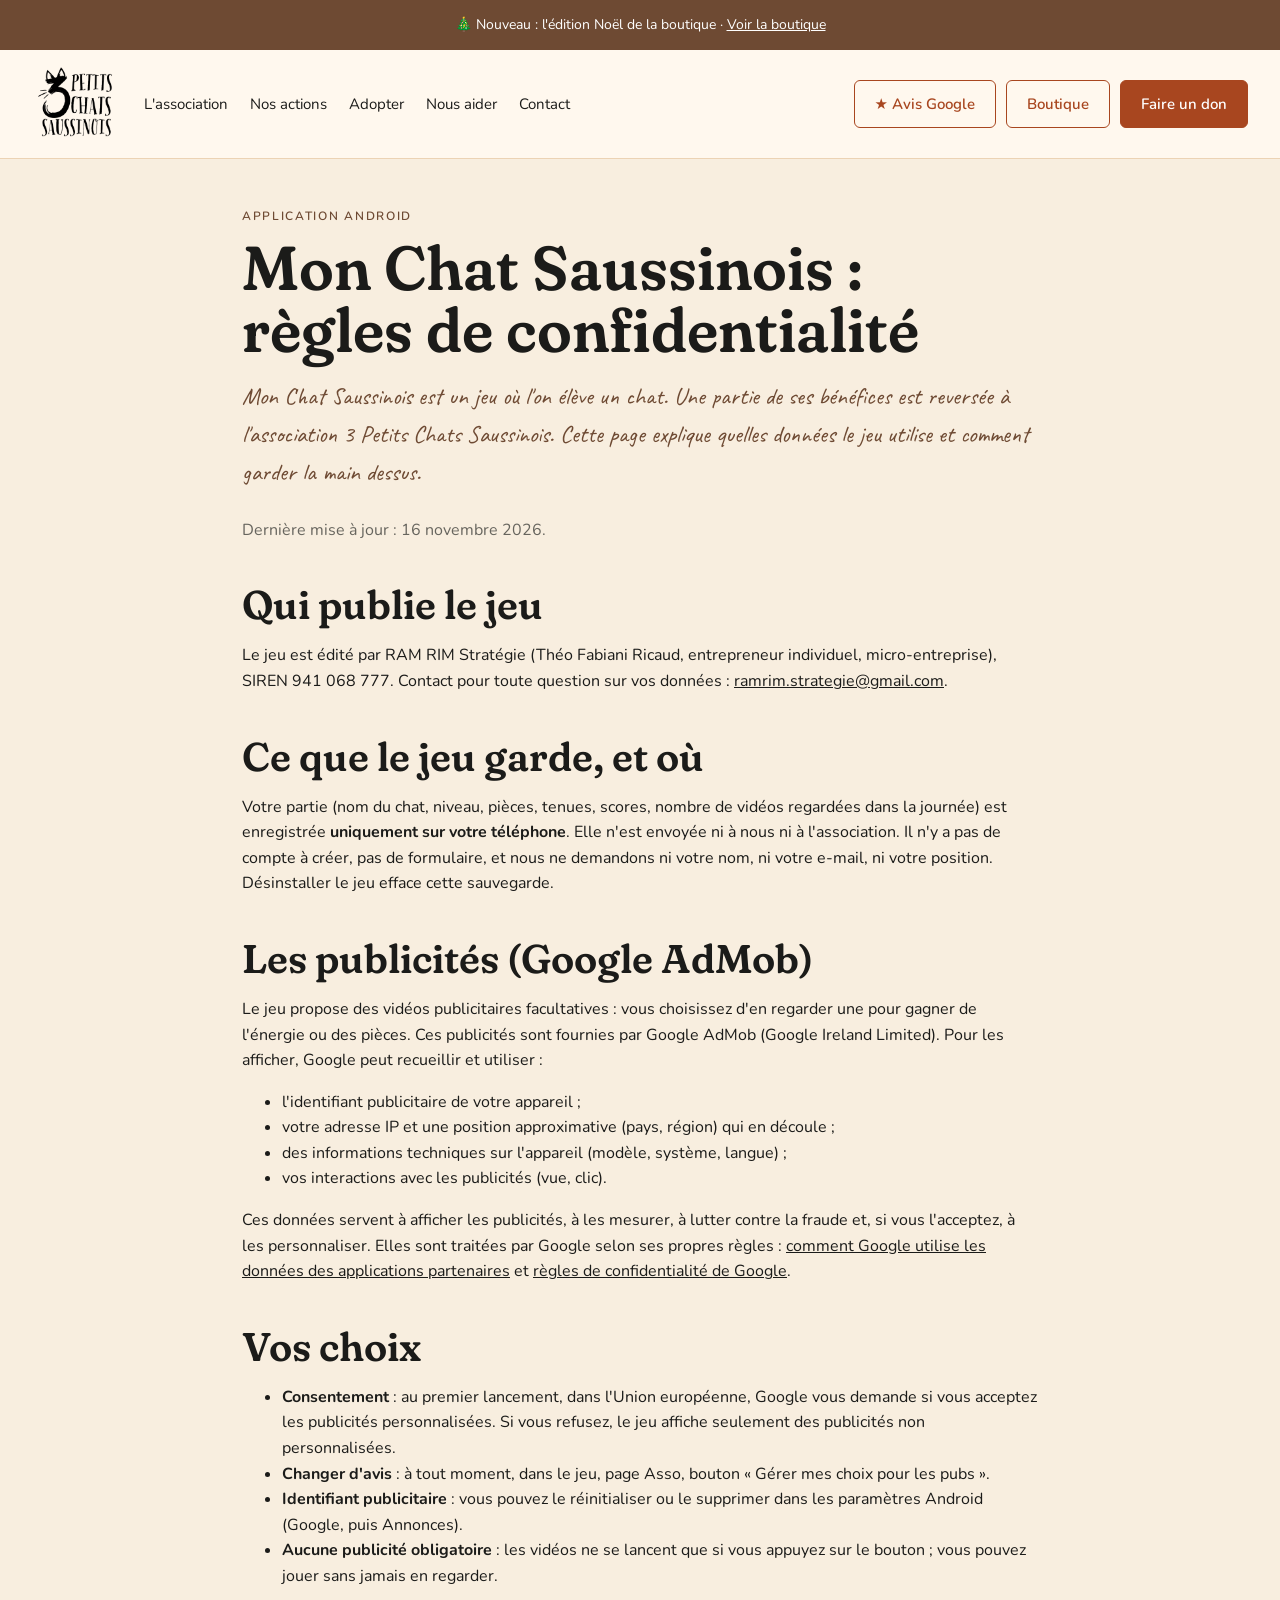
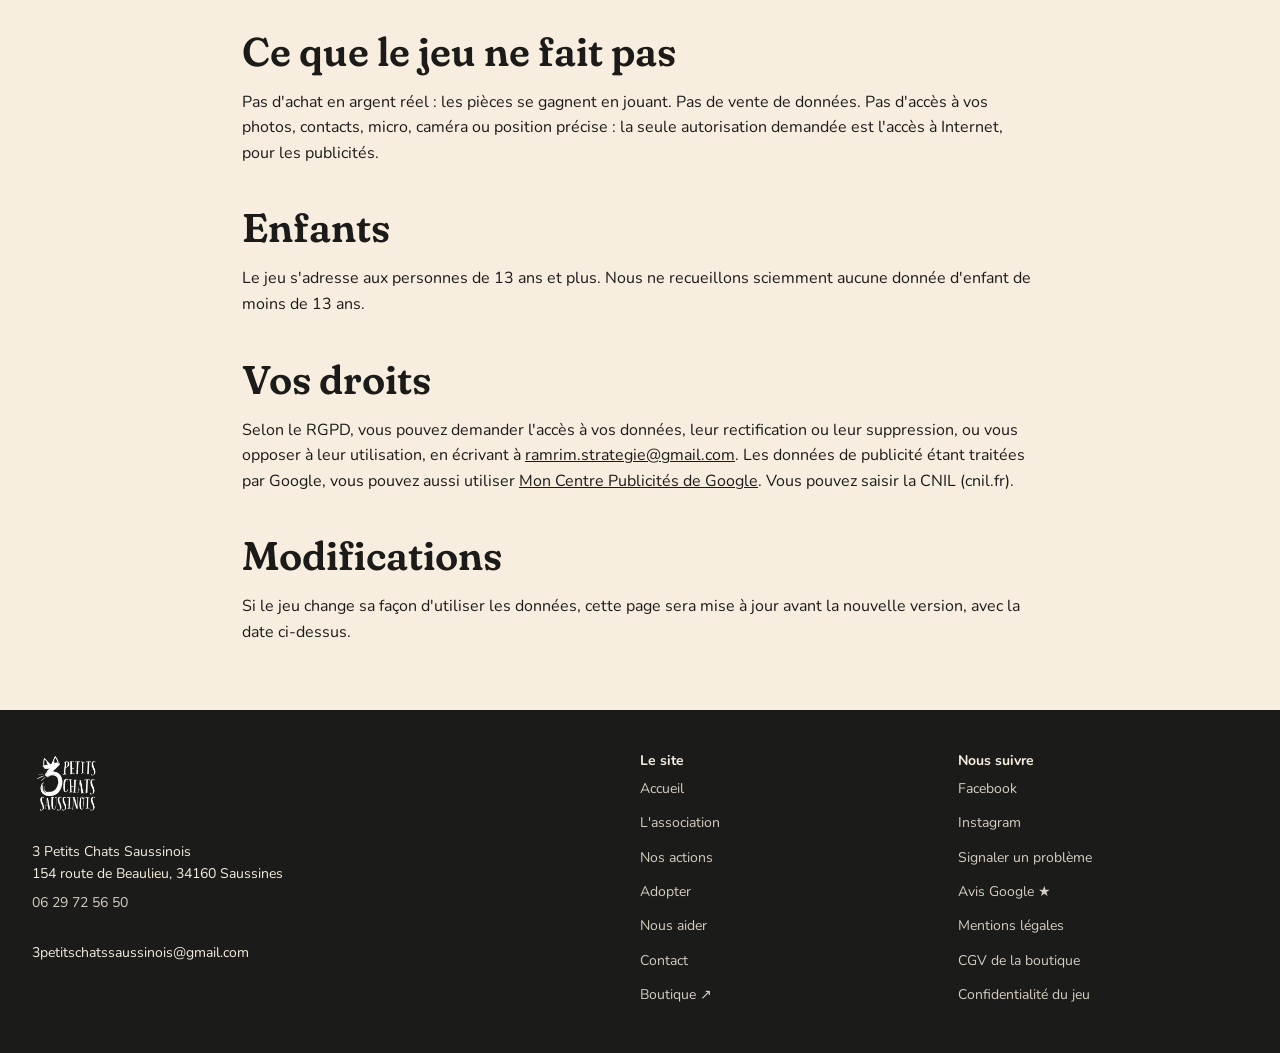
<file: jeu-confidentialite.html>
<!doctype html><html lang="fr" data-da="carnet"><head><meta charset="utf-8"><meta name="viewport" content="width=device-width,initial-scale=1">
<title>Confidentialité du jeu Mon Chat Saussinois · 3 Petits Chats Saussinois</title>
<meta name="google-site-verification" content="Y56quIdwFpsA7bC1AuFQzg4RlZAfiGys4bVatMG07_Y">
<link rel="icon" href="favicon.ico" sizes="any"><link rel="icon" type="image/png" sizes="32x32" href="img/favicon-32.png"><link rel="apple-touch-icon" href="img/apple-touch-icon.png"><meta name="theme-color" content="#f8eedf">
<meta name="description" content="Règles de confidentialité de l'application Mon Chat Saussinois (Android) : sauvegarde sur le téléphone, publicités Google AdMob et vos choix.">
<meta property="og:title" content="Confidentialité du jeu Mon Chat Saussinois · 3 Petits Chats Saussinois"><meta property="og:description" content="Règles de confidentialité de l'application Mon Chat Saussinois (Android) : sauvegarde sur le téléphone, publicités Google AdMob et vos choix."><meta property="og:image" content="https://3petitschatssaussinois.fr/img/chat-gris.jpg"><meta property="og:url" content="https://3petitschatssaussinois.fr/jeu-confidentialite.html"><link rel="canonical" href="https://3petitschatssaussinois.fr/jeu-confidentialite.html"><meta property="og:locale" content="fr_FR"><meta property="og:type" content="website">
<script type="application/ld+json">{"@context":"https://schema.org","@type":"NGO","name":"3 Petits Chats Saussinois","description":"Association de protection des chats errants : soins, stérilisation, adoption.","foundingDate":"2020","telephone":"+33629725650","email":"3petitschatssaussinois@gmail.com","address":{"@type":"PostalAddress","streetAddress":"154 route de Beaulieu","postalCode":"34160","addressLocality":"Saussines","addressRegion":"Hérault","addressCountry":"FR"},"url":"https://3petitschatssaussinois.fr","areaServed":"Saussines et alentours","sameAs":["https://www.facebook.com/p/3-petits-chats-saussinois-100070176721091/","https://www.instagram.com/3_petitschatssaussinois"]}</script>
<link rel="stylesheet" href="https://fonts.googleapis.com/css2?family=Fraunces:opsz,wght,SOFT@9..144,500..700,100&family=Caveat:wght@600&family=Nunito:wght@400;600;700&display=swap">
<link rel="stylesheet" href="style.css?v=1794853892"></head><body>
<div class="bandeau">🎄 Nouveau : l'édition Noël de la boutique · <a href="https://3-petits-chats-saussinois.printify.me?utm_source=site&utm_medium=bouton&utm_campaign=noel2026&utm_content=bandeau" data-goatcounter-click="bandeau-boutique-noel">Voir la boutique</a></div>
<header class="entete"><a href="index.html" class="logo"><img src="img/logo-officiel.jpg" alt="3 Petits Chats Saussinois"></a>
<input type="checkbox" id="menu" hidden><label for="menu" class="burger" aria-label="Menu">☰</label>
<nav><a href="association.html">L'association</a><a href="actions.html">Nos actions</a><a href="adopter.html">Adopter</a><a href="aider.html">Nous aider</a><a href="contact.html">Contact</a></nav>
<div class="actions"><a class="btn contour avis" href="https://g.page/r/CaQkEiXdGygYEBM/review" data-goatcounter-click="avis-google-entete" title="Laisser un avis Google">★ Avis Google</a><a class="btn contour" href="https://3-petits-chats-saussinois.printify.me?utm_source=site&utm_medium=bouton&utm_campaign=noel2026&utm_content=entete" data-goatcounter-click="boutique-entete">Boutique</a><a class="btn plein" href="aider.html" data-goatcounter-click="don-entete">Faire un don</a></div></header>
<main><section class="wrap etroit"><p class="kicker">Application Android</p><h1>Mon Chat Saussinois : règles de confidentialité</h1>
<p class="lede">Mon Chat Saussinois est un jeu où l'on élève un chat. Une partie de ses bénéfices est reversée à l'association 3 Petits Chats Saussinois. Cette page explique quelles données le jeu utilise et comment garder la main dessus.</p>
<p class="sub">Dernière mise à jour : 16 novembre 2026.</p>
<h2>Qui publie le jeu</h2><p>Le jeu est édité par RAM RIM Stratégie (Théo Fabiani Ricaud, entrepreneur individuel, micro-entreprise), SIREN 941 068 777. Contact pour toute question sur vos données : <a href="mailto:ramrim.strategie@gmail.com">ramrim.strategie@gmail.com</a>.</p>
<h2>Ce que le jeu garde, et où</h2><p>Votre partie (nom du chat, niveau, pièces, tenues, scores, nombre de vidéos regardées dans la journée) est enregistrée <b>uniquement sur votre téléphone</b>. Elle n'est envoyée ni à nous ni à l'association. Il n'y a pas de compte à créer, pas de formulaire, et nous ne demandons ni votre nom, ni votre e-mail, ni votre position. Désinstaller le jeu efface cette sauvegarde.</p>
<h2>Les publicités (Google AdMob)</h2><p>Le jeu propose des vidéos publicitaires facultatives : vous choisissez d'en regarder une pour gagner de l'énergie ou des pièces. Ces publicités sont fournies par Google AdMob (Google Ireland Limited). Pour les afficher, Google peut recueillir et utiliser :</p>
<ul><li>l'identifiant publicitaire de votre appareil ;</li><li>votre adresse IP et une position approximative (pays, région) qui en découle ;</li><li>des informations techniques sur l'appareil (modèle, système, langue) ;</li><li>vos interactions avec les publicités (vue, clic).</li></ul>
<p>Ces données servent à afficher les publicités, à les mesurer, à lutter contre la fraude et, si vous l'acceptez, à les personnaliser. Elles sont traitées par Google selon ses propres règles : <a href="https://policies.google.com/technologies/partner-sites">comment Google utilise les données des applications partenaires</a> et <a href="https://policies.google.com/privacy">règles de confidentialité de Google</a>.</p>
<h2>Vos choix</h2><ul><li><b>Consentement</b> : au premier lancement, dans l'Union européenne, Google vous demande si vous acceptez les publicités personnalisées. Si vous refusez, le jeu affiche seulement des publicités non personnalisées.</li>
<li><b>Changer d'avis</b> : à tout moment, dans le jeu, page Asso, bouton « Gérer mes choix pour les pubs ».</li>
<li><b>Identifiant publicitaire</b> : vous pouvez le réinitialiser ou le supprimer dans les paramètres Android (Google, puis Annonces).</li>
<li><b>Aucune publicité obligatoire</b> : les vidéos ne se lancent que si vous appuyez sur le bouton ; vous pouvez jouer sans jamais en regarder.</li></ul>
<h2>Ce que le jeu ne fait pas</h2><p>Pas d'achat en argent réel : les pièces se gagnent en jouant. Pas de vente de données. Pas d'accès à vos photos, contacts, micro, caméra ou position précise : la seule autorisation demandée est l'accès à Internet, pour les publicités.</p>
<h2>Enfants</h2><p>Le jeu s'adresse aux personnes de 13 ans et plus. Nous ne recueillons sciemment aucune donnée d'enfant de moins de 13 ans.</p>
<h2>Vos droits</h2><p>Selon le RGPD, vous pouvez demander l'accès à vos données, leur rectification ou leur suppression, ou vous opposer à leur utilisation, en écrivant à <a href="mailto:ramrim.strategie@gmail.com">ramrim.strategie@gmail.com</a>. Les données de publicité étant traitées par Google, vous pouvez aussi utiliser <a href="https://myadcenter.google.com">Mon Centre Publicités de Google</a>. Vous pouvez saisir la CNIL (cnil.fr).</p>
<h2>Modifications</h2><p>Si le jeu change sa façon d'utiliser les données, cette page sera mise à jour avant la nouvelle version, avec la date ci-dessus.</p></section></main>
<footer class="pied"><div><img src="img/logo-officiel.jpg" alt="" class="logo-pied"><p>3 Petits Chats Saussinois<br>154 route de Beaulieu, 34160 Saussines<br><a href="tel:+33629725650" data-goatcounter-click="appel-pied">06 29 72 56 50</a><br>3petitschatssaussinois@gmail.com</p></div>
<div><b>Le site</b><a href="index.html">Accueil</a><a href="association.html">L'association</a><a href="actions.html">Nos actions</a><a href="adopter.html">Adopter</a><a href="aider.html">Nous aider</a><a href="contact.html">Contact</a><a href="https://3-petits-chats-saussinois.printify.me?utm_source=site&utm_medium=bouton&utm_campaign=noel2026&utm_content=pied" class="ext" data-goatcounter-click="boutique-pied">Boutique ↗</a></div>
<div><b>Nous suivre</b><a href="https://www.facebook.com/p/3-petits-chats-saussinois-100070176721091/" data-goatcounter-click="facebook-pied">Facebook</a><a href="https://www.instagram.com/3_petitschatssaussinois" data-goatcounter-click="instagram-pied">Instagram</a><a href="contact.html#aide">Signaler un problème</a><a href="https://g.page/r/CaQkEiXdGygYEBM/review" data-goatcounter-click="avis-google-pied">Avis Google ★</a><a href="mentions.html">Mentions légales</a><a href="cgv/" data-goatcounter-click="cgv-pied">CGV de la boutique</a><a href="jeu-confidentialite.html">Confidentialité du jeu</a></div></footer>
<dialog id="fiche" aria-labelledby="fiche-titre"><button class="fermer" aria-label="Fermer">×</button><div id="fiche-corps"></div></dialog>
<script>window.LIENS={mail:"3petitschatssaussinois@gmail.com",boutique:"https://3-petits-chats-saussinois.printify.me",tel:"06 29 72 56 50",equipe:"contact3pcs.web@gmail.com",cle:"f61a0253-c6c8-4992-a5dc-e220fddeb63f"};</script><script src="script.js?v=1794853892"></script><script data-goatcounter="https://kro0gun.goatcounter.com/count" async src="https://gc.zgo.at/count.js"></script>
</body></html>
</file>
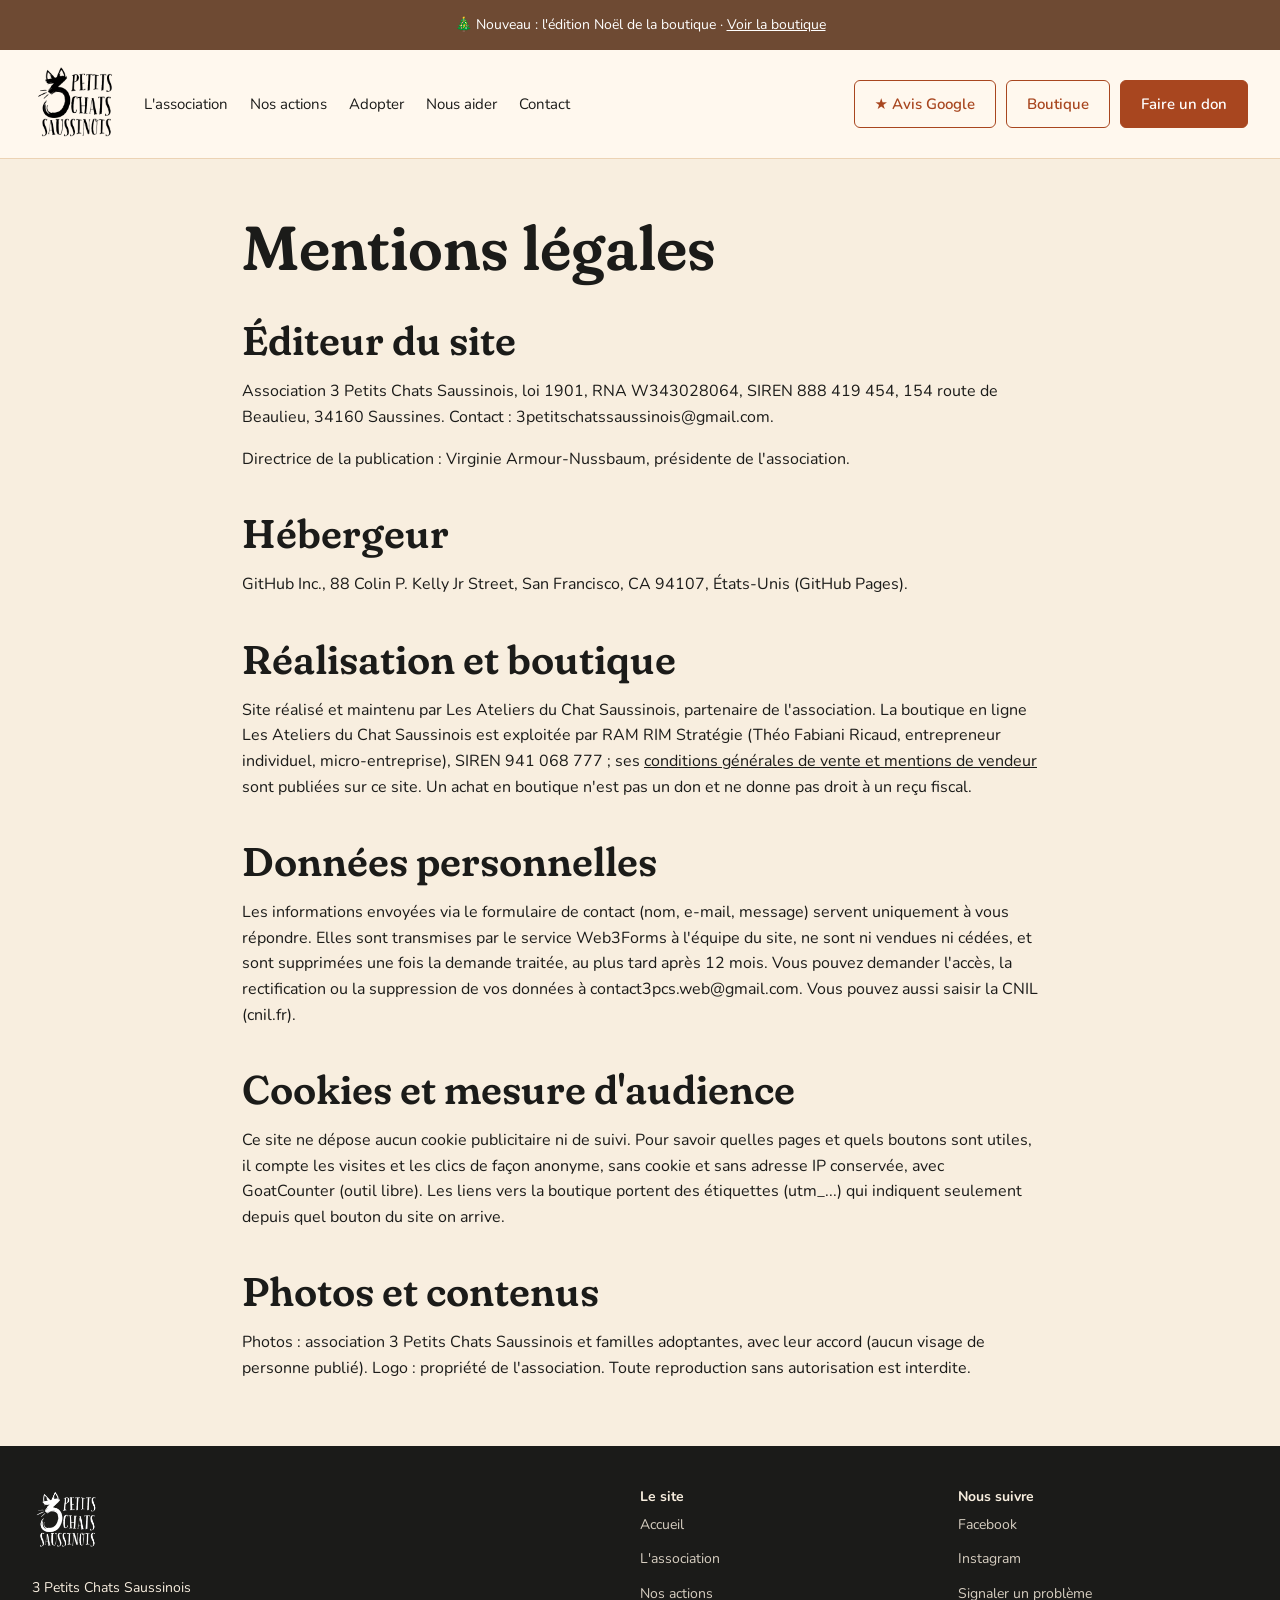
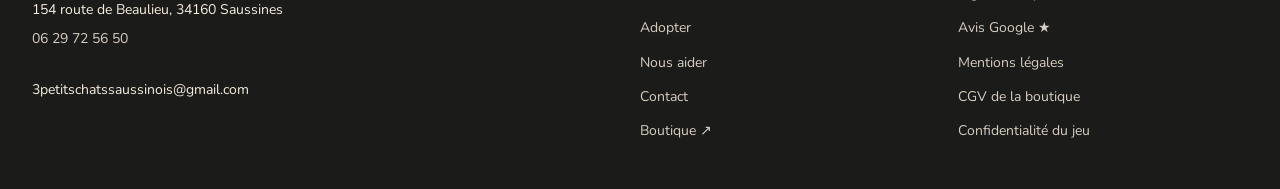
<file: mentions.html>
<!doctype html><html lang="fr" data-da="carnet"><head><meta charset="utf-8"><meta name="viewport" content="width=device-width,initial-scale=1">
<title>Mentions légales · 3 Petits Chats Saussinois</title>
<meta name="google-site-verification" content="Y56quIdwFpsA7bC1AuFQzg4RlZAfiGys4bVatMG07_Y">
<link rel="icon" href="favicon.ico" sizes="any"><link rel="icon" type="image/png" sizes="32x32" href="img/favicon-32.png"><link rel="apple-touch-icon" href="img/apple-touch-icon.png"><meta name="theme-color" content="#f8eedf">
<meta name="description" content="Mentions légales et données personnelles du site de l'association 3 Petits Chats Saussinois.">
<meta property="og:title" content="Mentions légales · 3 Petits Chats Saussinois"><meta property="og:description" content="Mentions légales et données personnelles du site de l'association 3 Petits Chats Saussinois."><meta property="og:image" content="https://3petitschatssaussinois.fr/img/chat-gris.jpg"><meta property="og:url" content="https://3petitschatssaussinois.fr/mentions.html"><link rel="canonical" href="https://3petitschatssaussinois.fr/mentions.html"><meta property="og:locale" content="fr_FR"><meta property="og:type" content="website">
<script type="application/ld+json">{"@context":"https://schema.org","@type":"NGO","name":"3 Petits Chats Saussinois","description":"Association de protection des chats errants : soins, stérilisation, adoption.","foundingDate":"2020","telephone":"+33629725650","email":"3petitschatssaussinois@gmail.com","address":{"@type":"PostalAddress","streetAddress":"154 route de Beaulieu","postalCode":"34160","addressLocality":"Saussines","addressRegion":"Hérault","addressCountry":"FR"},"url":"https://3petitschatssaussinois.fr","areaServed":"Saussines et alentours","sameAs":["https://www.facebook.com/p/3-petits-chats-saussinois-100070176721091/","https://www.instagram.com/3_petitschatssaussinois"]}</script>
<link rel="stylesheet" href="https://fonts.googleapis.com/css2?family=Fraunces:opsz,wght,SOFT@9..144,500..700,100&family=Caveat:wght@600&family=Nunito:wght@400;600;700&display=swap">
<link rel="stylesheet" href="style.css?v=1794853892"></head><body>
<div class="bandeau">🎄 Nouveau : l'édition Noël de la boutique · <a href="https://3-petits-chats-saussinois.printify.me?utm_source=site&utm_medium=bouton&utm_campaign=noel2026&utm_content=bandeau" data-goatcounter-click="bandeau-boutique-noel">Voir la boutique</a></div>
<header class="entete"><a href="index.html" class="logo"><img src="img/logo-officiel.jpg" alt="3 Petits Chats Saussinois"></a>
<input type="checkbox" id="menu" hidden><label for="menu" class="burger" aria-label="Menu">☰</label>
<nav><a href="association.html">L'association</a><a href="actions.html">Nos actions</a><a href="adopter.html">Adopter</a><a href="aider.html">Nous aider</a><a href="contact.html">Contact</a></nav>
<div class="actions"><a class="btn contour avis" href="https://g.page/r/CaQkEiXdGygYEBM/review" data-goatcounter-click="avis-google-entete" title="Laisser un avis Google">★ Avis Google</a><a class="btn contour" href="https://3-petits-chats-saussinois.printify.me?utm_source=site&utm_medium=bouton&utm_campaign=noel2026&utm_content=entete" data-goatcounter-click="boutique-entete">Boutique</a><a class="btn plein" href="aider.html" data-goatcounter-click="don-entete">Faire un don</a></div></header>
<main><section class="wrap etroit"><h1>Mentions légales</h1>
<h2>Éditeur du site</h2><p>Association 3 Petits Chats Saussinois, loi 1901, RNA W343028064, SIREN 888 419 454, 154 route de Beaulieu, 34160 Saussines. Contact : 3petitschatssaussinois@gmail.com.</p>
<p>Directrice de la publication : Virginie Armour-Nussbaum, présidente de l'association.</p>
<h2>Hébergeur</h2><p>GitHub Inc., 88 Colin P. Kelly Jr Street, San Francisco, CA 94107, États-Unis (GitHub Pages).</p>
<h2>Réalisation et boutique</h2><p>Site réalisé et maintenu par Les Ateliers du Chat Saussinois, partenaire de l'association. La boutique en ligne Les Ateliers du Chat Saussinois est exploitée par RAM RIM Stratégie (Théo Fabiani Ricaud, entrepreneur individuel, micro-entreprise), SIREN 941 068 777 ; ses <a href="cgv/">conditions générales de vente et mentions de vendeur</a> sont publiées sur ce site. Un achat en boutique n'est pas un don et ne donne pas droit à un reçu fiscal.</p>
<h2>Données personnelles</h2><p>Les informations envoyées via le formulaire de contact (nom, e-mail, message) servent uniquement à vous répondre. Elles sont transmises par le service Web3Forms à l'équipe du site, ne sont ni vendues ni cédées, et sont supprimées une fois la demande traitée, au plus tard après 12 mois. Vous pouvez demander l'accès, la rectification ou la suppression de vos données à contact3pcs.web@gmail.com. Vous pouvez aussi saisir la CNIL (cnil.fr).</p>
<h2>Cookies et mesure d'audience</h2><p>Ce site ne dépose aucun cookie publicitaire ni de suivi. Pour savoir quelles pages et quels boutons sont utiles, il compte les visites et les clics de façon anonyme, sans cookie et sans adresse IP conservée, avec GoatCounter (outil libre). Les liens vers la boutique portent des étiquettes (utm_...) qui indiquent seulement depuis quel bouton du site on arrive.</p>
<h2>Photos et contenus</h2><p>Photos : association 3 Petits Chats Saussinois et familles adoptantes, avec leur accord (aucun visage de personne publié). Logo : propriété de l'association. Toute reproduction sans autorisation est interdite.</p></section></main>
<footer class="pied"><div><img src="img/logo-officiel.jpg" alt="" class="logo-pied"><p>3 Petits Chats Saussinois<br>154 route de Beaulieu, 34160 Saussines<br><a href="tel:+33629725650" data-goatcounter-click="appel-pied">06 29 72 56 50</a><br>3petitschatssaussinois@gmail.com</p></div>
<div><b>Le site</b><a href="index.html">Accueil</a><a href="association.html">L'association</a><a href="actions.html">Nos actions</a><a href="adopter.html">Adopter</a><a href="aider.html">Nous aider</a><a href="contact.html">Contact</a><a href="https://3-petits-chats-saussinois.printify.me?utm_source=site&utm_medium=bouton&utm_campaign=noel2026&utm_content=pied" class="ext" data-goatcounter-click="boutique-pied">Boutique ↗</a></div>
<div><b>Nous suivre</b><a href="https://www.facebook.com/p/3-petits-chats-saussinois-100070176721091/" data-goatcounter-click="facebook-pied">Facebook</a><a href="https://www.instagram.com/3_petitschatssaussinois" data-goatcounter-click="instagram-pied">Instagram</a><a href="contact.html#aide">Signaler un problème</a><a href="https://g.page/r/CaQkEiXdGygYEBM/review" data-goatcounter-click="avis-google-pied">Avis Google ★</a><a href="mentions.html">Mentions légales</a><a href="cgv/" data-goatcounter-click="cgv-pied">CGV de la boutique</a><a href="jeu-confidentialite.html">Confidentialité du jeu</a></div></footer>
<dialog id="fiche" aria-labelledby="fiche-titre"><button class="fermer" aria-label="Fermer">×</button><div id="fiche-corps"></div></dialog>
<script>window.LIENS={mail:"3petitschatssaussinois@gmail.com",boutique:"https://3-petits-chats-saussinois.printify.me",tel:"06 29 72 56 50",equipe:"contact3pcs.web@gmail.com",cle:"f61a0253-c6c8-4992-a5dc-e220fddeb63f"};</script><script src="script.js?v=1794853892"></script><script data-goatcounter="https://kro0gun.goatcounter.com/count" async src="https://gc.zgo.at/count.js"></script>
</body></html>
</file>
<file: style.css>
/* Piste B - Terre du Languedoc (base DA 1 : papier, Newsreader, IBM Plex) */
:root{--papier:#faf4ec;--feuille:#fffaf4;--encre:#1b1b19;--gris:#67655e;--trait:#e6d6c4;--terre:#b5562f;--olive:#6b7a3a;--sable:#f3e6d8;--r:10px}
*{box-sizing:border-box}
body{margin:0;background:var(--papier);color:var(--encre);font:16px/1.6 "IBM Plex Sans",system-ui,sans-serif}
a{color:inherit}
h1,h2,h3{font-family:Newsreader,Georgia,serif;font-weight:400;line-height:1.1}
h1{font-size:clamp(36px,5vw,56px);margin:10px 0 16px}h1 em{color:var(--terre)}
h2{font-size:clamp(26px,3vw,34px);margin:40px 0 6px}h3{font-size:22px;margin:0 0 6px}
.wrap{max-width:1180px;margin:auto;padding:48px 32px}.etroit{max-width:860px}
.kicker{text-transform:uppercase;letter-spacing:.14em;font-size:12px;color:var(--olive);font-weight:600;margin:0}
.lede{font-family:Newsreader,serif;font-style:italic;font-size:21px;color:var(--gris);margin:0 0 26px}
.sub{color:var(--gris);margin:0 0 22px}.centre{text-align:center;margin-top:28px}
.bandeau{background:var(--terre);color:#fff;text-align:center;font-size:14px;padding:8px 16px}
.entete{display:flex;align-items:center;gap:24px;padding:10px 32px;background:var(--feuille);border-bottom:1px solid var(--trait);position:sticky;top:env(safe-area-inset-top,0px);z-index:5}
.logo img{height:72px;display:block;mix-blend-mode:multiply}
nav{display:flex;gap:22px;flex:1}nav a{text-decoration:none;font-size:15px}nav a[aria-current]{color:var(--terre);font-weight:600}
.actions{display:flex;gap:10px}.burger{display:none;font-size:26px;cursor:pointer}
.btn{display:inline-block;padding:11px 20px;border-radius:var(--r);font-weight:600;text-decoration:none;font-size:15px;border:1.5px solid var(--terre)}
.plein{background:var(--terre);color:#fff}.contour{color:var(--terre)}.clair{background:var(--feuille);color:var(--encre);border-color:var(--feuille)}
.contour-clair{color:#fff;border-color:#fff}.grand{font-size:18px;padding:15px 30px}
.lien{color:var(--terre);font-weight:600;text-decoration:none}
.ctas{display:flex;gap:12px;flex-wrap:wrap;align-items:center}
.hero{display:grid;grid-template-columns:1.1fr 1fr;gap:48px;align-items:center}
.photo{aspect-ratio:1;border-radius:var(--r);background:repeating-linear-gradient(45deg,var(--sable),var(--sable) 12px,var(--papier) 12px,var(--papier) 24px);display:grid;place-items:center;color:var(--gris);font-size:13px}
.photo.large{aspect-ratio:4/3;border:1px solid var(--trait)}
.chiffres{display:flex;justify-content:center;gap:48px;flex-wrap:wrap;padding:24px 32px;background:var(--feuille);border-block:1px solid var(--trait);text-align:center}
.chiffres b{display:block;font:400 38px Newsreader,serif;color:var(--terre)}.chiffres span{font-size:13px;color:var(--gris)}
.cartes{display:grid;grid-template-columns:repeat(auto-fill,minmax(220px,1fr));gap:20px}
.card{background:var(--feuille);border:1px solid var(--trait);border-radius:var(--r);overflow:hidden}.card .photo{border-radius:0}
.card .t{padding:14px}.card p{margin:2px 0}.meta{font-size:13px;color:var(--gris)}.card .lien{display:inline-block;margin-top:8px;font-size:14px}
.duo{display:grid;grid-template-columns:1fr 1fr;gap:20px}.trio{display:grid;grid-template-columns:repeat(3,1fr);gap:20px}
.panel{padding:30px;border-radius:var(--r);background:var(--feuille);border:1px solid var(--trait)}.panel h2{margin-top:0}
.vert{background:var(--olive);color:#fff;border:0}.sable{background:var(--sable)}
.etapes{display:grid;grid-template-columns:repeat(auto-fit,minmax(220px,1fr));gap:22px;counter-reset:e;margin-top:10px}
.etapes div{border-top:2px solid var(--terre);padding-top:12px}.etapes b{font:400 22px Newsreader,serif}
.etapes b::before{counter-increment:e;content:"0" counter(e) "  ";color:var(--olive);font-size:15px}
.galerie{display:grid;grid-template-columns:repeat(3,1fr);gap:12px;margin-top:32px}
.encart{margin-top:32px;padding:18px 22px;border-left:4px solid var(--terre);background:var(--sable);border-radius:var(--r)}
.pied{background:var(--encre);color:var(--papier);display:grid;grid-template-columns:2fr 1fr 1fr;gap:28px;padding:40px 32px;font-size:14px}
.pied a{display:block;text-decoration:none;opacity:.85;margin-top:4px}.logo-pied{height:70px;filter:invert(1);mix-blend-mode:screen}
.maquette{position:fixed;right:12px;bottom:12px;background:#000;color:#fff;padding:5px 12px;border-radius:99px;font-size:12px}
@media (max-width:860px){
 .entete{flex-wrap:wrap;padding:8px 16px;gap:10px}.logo img{height:52px}.burger{display:block;margin-left:auto}
 nav{display:none;flex-basis:100%;flex-direction:column;gap:12px;padding:8px 0}#menu:checked~nav{display:flex}
 .actions{flex-basis:100%}.actions .btn{flex:1;text-align:center}
 .wrap{padding:32px 16px}.hero,.duo,.trio,.pied{grid-template-columns:1fr}.galerie{grid-template-columns:1fr 1fr}
 .chiffres{gap:24px;padding:20px 16px}}
.hero-img{width:100%;aspect-ratio:4/3;object-fit:cover;object-position:center 40%;border-radius:var(--r);border:1px solid var(--trait)}
.logo img{height:88px}
@media (max-width:860px){.logo img{height:64px}}
/* Interactions */
.cliquable{cursor:pointer;transition:transform .18s,box-shadow .18s}
.cliquable:hover,.cliquable:focus-visible{transform:translateY(-4px);box-shadow:0 10px 24px rgba(91,50,20,.12);outline:none}
.btn{transition:filter .15s,transform .15s}.btn:hover{filter:brightness(1.08);transform:translateY(-1px)}
.filtres,.montants{display:flex;gap:8px;flex-wrap:wrap;margin:8px 0 10px}
.filtre,.montant{font:600 14px "IBM Plex Sans",sans-serif;padding:8px 16px;border-radius:99px;border:1.5px solid var(--terre);background:transparent;color:var(--terre);cursor:pointer}
.filtre.actif,.montant.actif{background:var(--terre);color:#fff}
.montant{font-size:17px;padding:10px 22px}
.compte{color:var(--gris);font-size:14px;margin:0 0 16px}
.don-choix{margin-top:8px}.don-choix h2{margin-top:0}.impact{font-family:Newsreader,serif;font-size:20px;font-style:italic;min-height:1.6em}.petit{font-size:12px;margin-top:10px}
dialog{border:0;border-radius:14px;padding:0;max-width:min(760px,calc(100vw - 32px));width:100%;background:var(--feuille);color:var(--encre)}
dialog::backdrop{background:rgba(27,27,25,.55)}
.fiche{display:grid;grid-template-columns:1fr 1fr;gap:24px;padding:28px}.fiche h2{margin:4px 0 10px}
.fermer{position:absolute;right:10px;top:6px;border:0;background:none;font-size:30px;cursor:pointer;color:var(--gris)}
.apparait{opacity:0;transform:translateY(18px);transition:opacity .6s,transform .6s}.apparait.vu{opacity:1;transform:none}
@media (max-width:860px){.fiche{grid-template-columns:1fr;padding:22px 18px}}
.fiche .photo{aspect-ratio:4/3;max-height:42vh;width:100%}dialog{max-height:calc(100dvh - 32px);overflow:auto}

/* ===== DA chaleureuses (choix par ?da=pinceau | rond | carnet) ===== */
:root{--papier:#fbf1e3;--feuille:#fff8ee;--sable:#f6e2c8;--trait:#ecd3b4;--terre:#c2562b;--olive:#7a4a2b;--ocre:#e3a33a;
 --titre:"Amatic SC",cursive;--texte:"Nunito",system-ui,sans-serif;--tt:700;--th1:clamp(52px,7vw,84px);--th2:clamp(38px,4.5vw,52px);--th3:30px}
html[data-da="rond"]{--titre:"Fredoka",system-ui,sans-serif;--tt:600;--th1:clamp(38px,5vw,60px);--th2:clamp(28px,3.4vw,38px);--th3:22px;--r:20px;--papier:#fdf3e7;--olive:#8a5a3b}
html[data-da="carnet"]{--titre:"Fraunces",Georgia,serif;--tt:600;--th1:clamp(38px,5vw,62px);--th2:clamp(28px,3.4vw,40px);--th3:23px;--r:6px;--papier:#f8eedf;--olive:#6e4a33}
body{font-family:var(--texte)}
h1,h2,h3,.chiffres b,.etapes b,.impact{font-family:var(--titre);font-weight:var(--tt)}
h1{font-size:var(--th1);line-height:1}h2{font-size:var(--th2)}h3{font-size:var(--th3)}
html[data-da="carnet"] h1,html[data-da="carnet"] h2{font-variation-settings:"SOFT" 100}
.lede{font-family:var(--texte);font-style:normal;font-size:19px}
html[data-da="carnet"] .lede,html[data-da="carnet"] .mot{font-family:"Caveat",cursive;font-size:24px;color:var(--olive)}
.kicker{color:var(--olive)}.vert{background:var(--olive)}.bandeau{background:var(--olive)}
.chiffres b{font-size:44px}html[data-da="pinceau"] .chiffres b{font-size:54px}
.etapes b::before{color:var(--ocre)}.mot{font-style:italic}
.panel.insta{display:flex;justify-content:space-between;align-items:center;gap:20px;flex-wrap:wrap;margin-top:28px;background:var(--sable)}
.panel.insta h3{margin:0}
.hero-img{transform:rotate(1.5deg);box-shadow:0 14px 30px rgba(120,60,20,.18)}
html[data-da="pinceau"] .card{transform:rotate(-.6deg)}html[data-da="pinceau"] .card:nth-child(even){transform:rotate(.7deg)}
html[data-da="carnet"] .card{box-shadow:0 2px 0 var(--trait)}
.tel{font:600 24px var(--texte);color:var(--terre);text-decoration:none}
.pile{display:grid;gap:20px}.pile .vert{padding:40px}.pile .vert h2{font-size:calc(var(--th2) * 1.15)}
.pile .panel{text-align:center}.pile .panel p{max-width:560px;margin-inline:auto}.pile .ctas{justify-content:center}.pile .btn{font-size:19px;padding:16px 36px;margin-top:8px}

.appel{padding:34px 28px;text-align:center}.appel h2{font-size:44px;margin:6px 0}.appel .ctas{justify-content:center;margin-top:14px}

.ticket{display:grid;gap:14px;margin-top:16px}.ticket label{display:grid;gap:6px;font-weight:600;font-size:14px}
.ticket input,.ticket select,.ticket textarea{font:16px var(--texte);padding:10px 12px;border:1px solid var(--trait);border-radius:var(--r);background:var(--feuille);color:var(--encre)}
.ticket .btn{justify-self:start}

.piege{position:absolute;left:-9999px}.retour{font-weight:600;color:var(--olive);margin:0}

.panel.vert .kicker{color:var(--ocre)}.panel h2{margin-top:4px}html{scroll-behavior:smooth}#aide{scroll-margin-top:110px}

.photo-vraie{width:100%;aspect-ratio:1;object-fit:cover;object-position:center 25%;display:block}.fiche .photo-vraie{border-radius:var(--r);aspect-ratio:4/5;max-height:60vh}
.photo-vraie[src*="indy"]{object-position:center 68%}

.photo-vraie[src*="portee"]{object-position:42% 50%}

.photo-vraie[src*="tigrete"]{object-position:center 55%}

.mention-boutique{display:block;margin-top:.9rem;opacity:.8;font-size:.82rem}

.membre{text-align:center;padding-top:1.4rem}.initiale{width:84px;height:84px;margin:0 auto;border-radius:50%;background:var(--ocre,#e3a33a);color:#fff;display:grid;place-items:center;font-family:Fraunces,serif;font-size:2.4rem}
#toast{position:fixed;left:50%;bottom:1.5rem;transform:translate(-50%,150%);background:#6e4a33;color:#fff;padding:.8rem 1.3rem;border-radius:999px;transition:transform .3s;z-index:99}#toast.vu{transform:translate(-50%,0)}

/* --- corrections de l'audit du 12/11 (contrastes AA, cibles tactiles, formulaire mobile) --- */
:root{--terre:#a8461f}
.vert .mention-boutique,.vert .sub{color:#f8eedf;opacity:1}
html[data-da] .vert .kicker,.vert .kicker{color:#f6dcb2}
.pied a{padding-block:6px;margin-top:0}
.bandeau a{display:inline-block;padding-block:6px;color:inherit}
.lien{display:inline-block;padding-block:6px}
.ticket,.ticket label{min-width:0}
.ticket input,.ticket select,.ticket textarea{width:100%;max-width:100%}
/* bouton avis Google dans l'en-tete (13/11) */
.actions .avis{white-space:nowrap}
@media (max-width:860px){.actions{gap:8px}.actions .btn{padding-inline:10px;font-size:14px}.actions .avis{flex:0 0 auto}}
</file>
